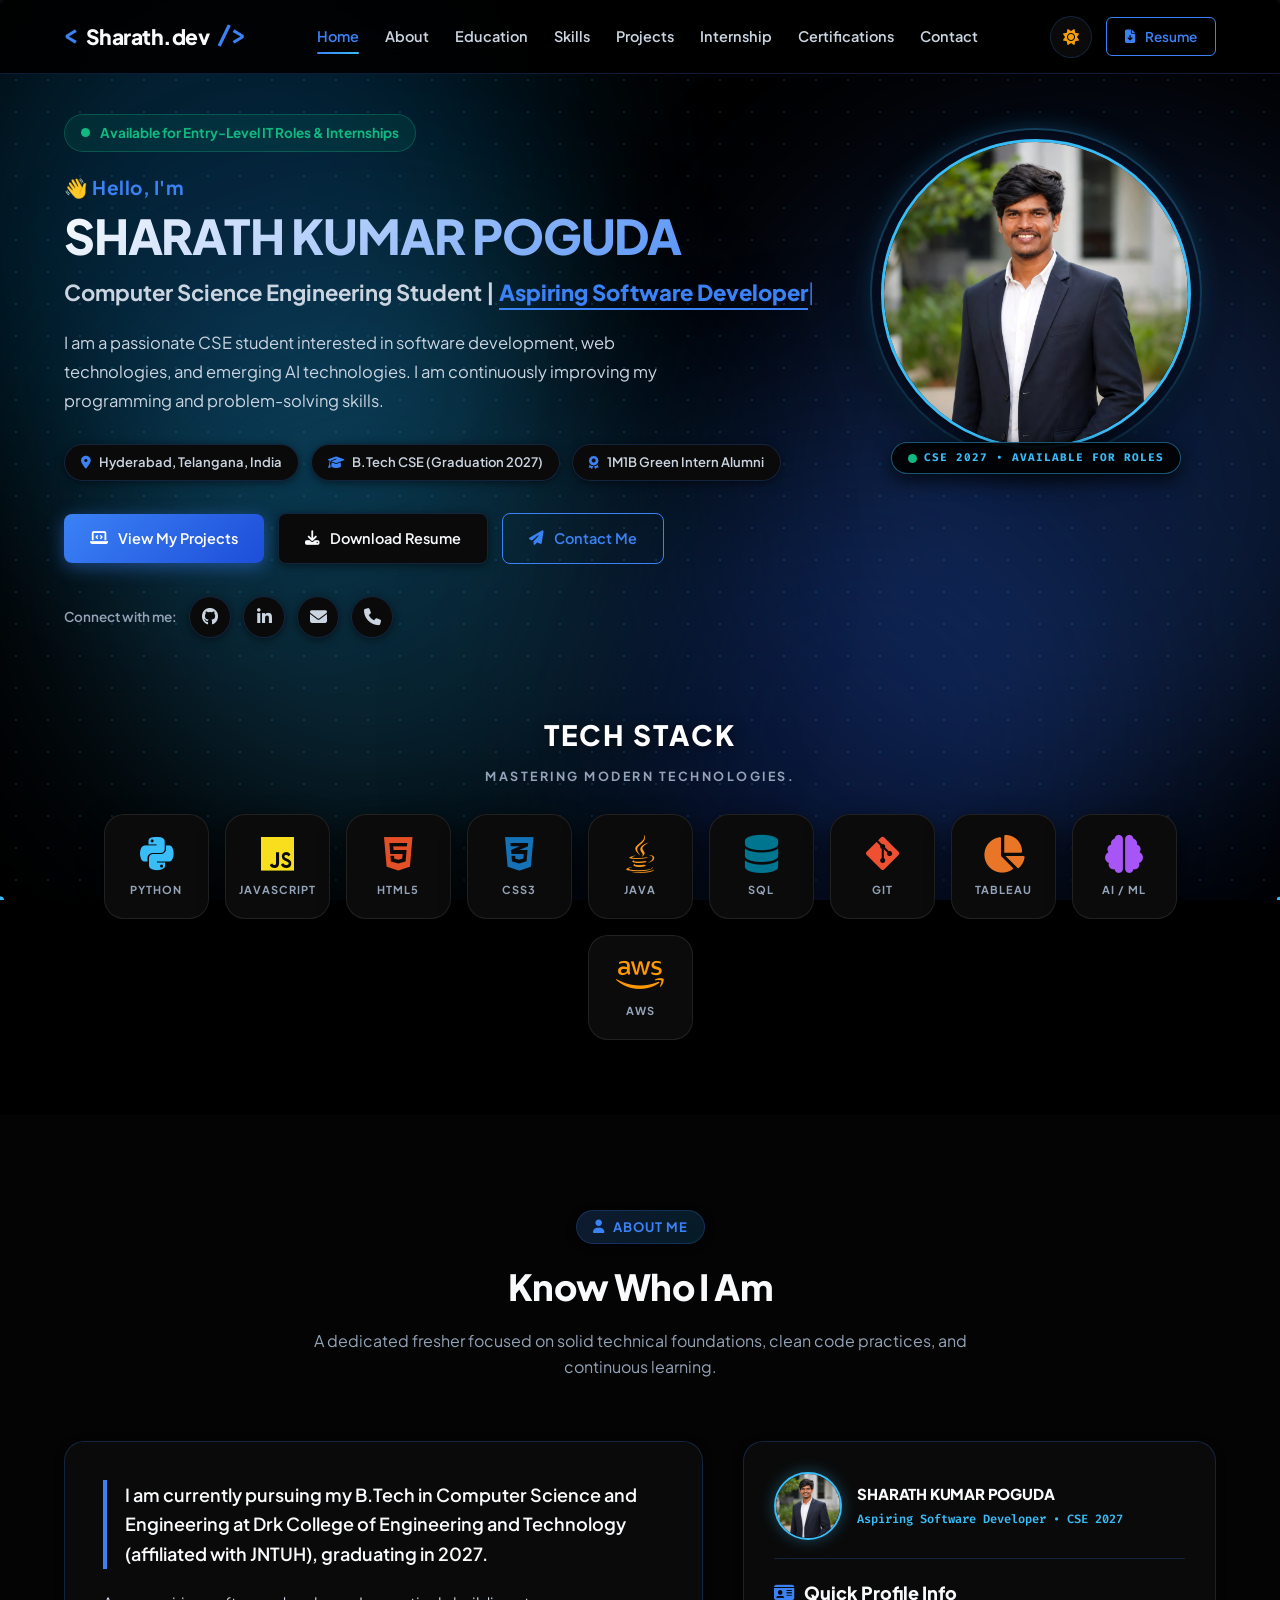
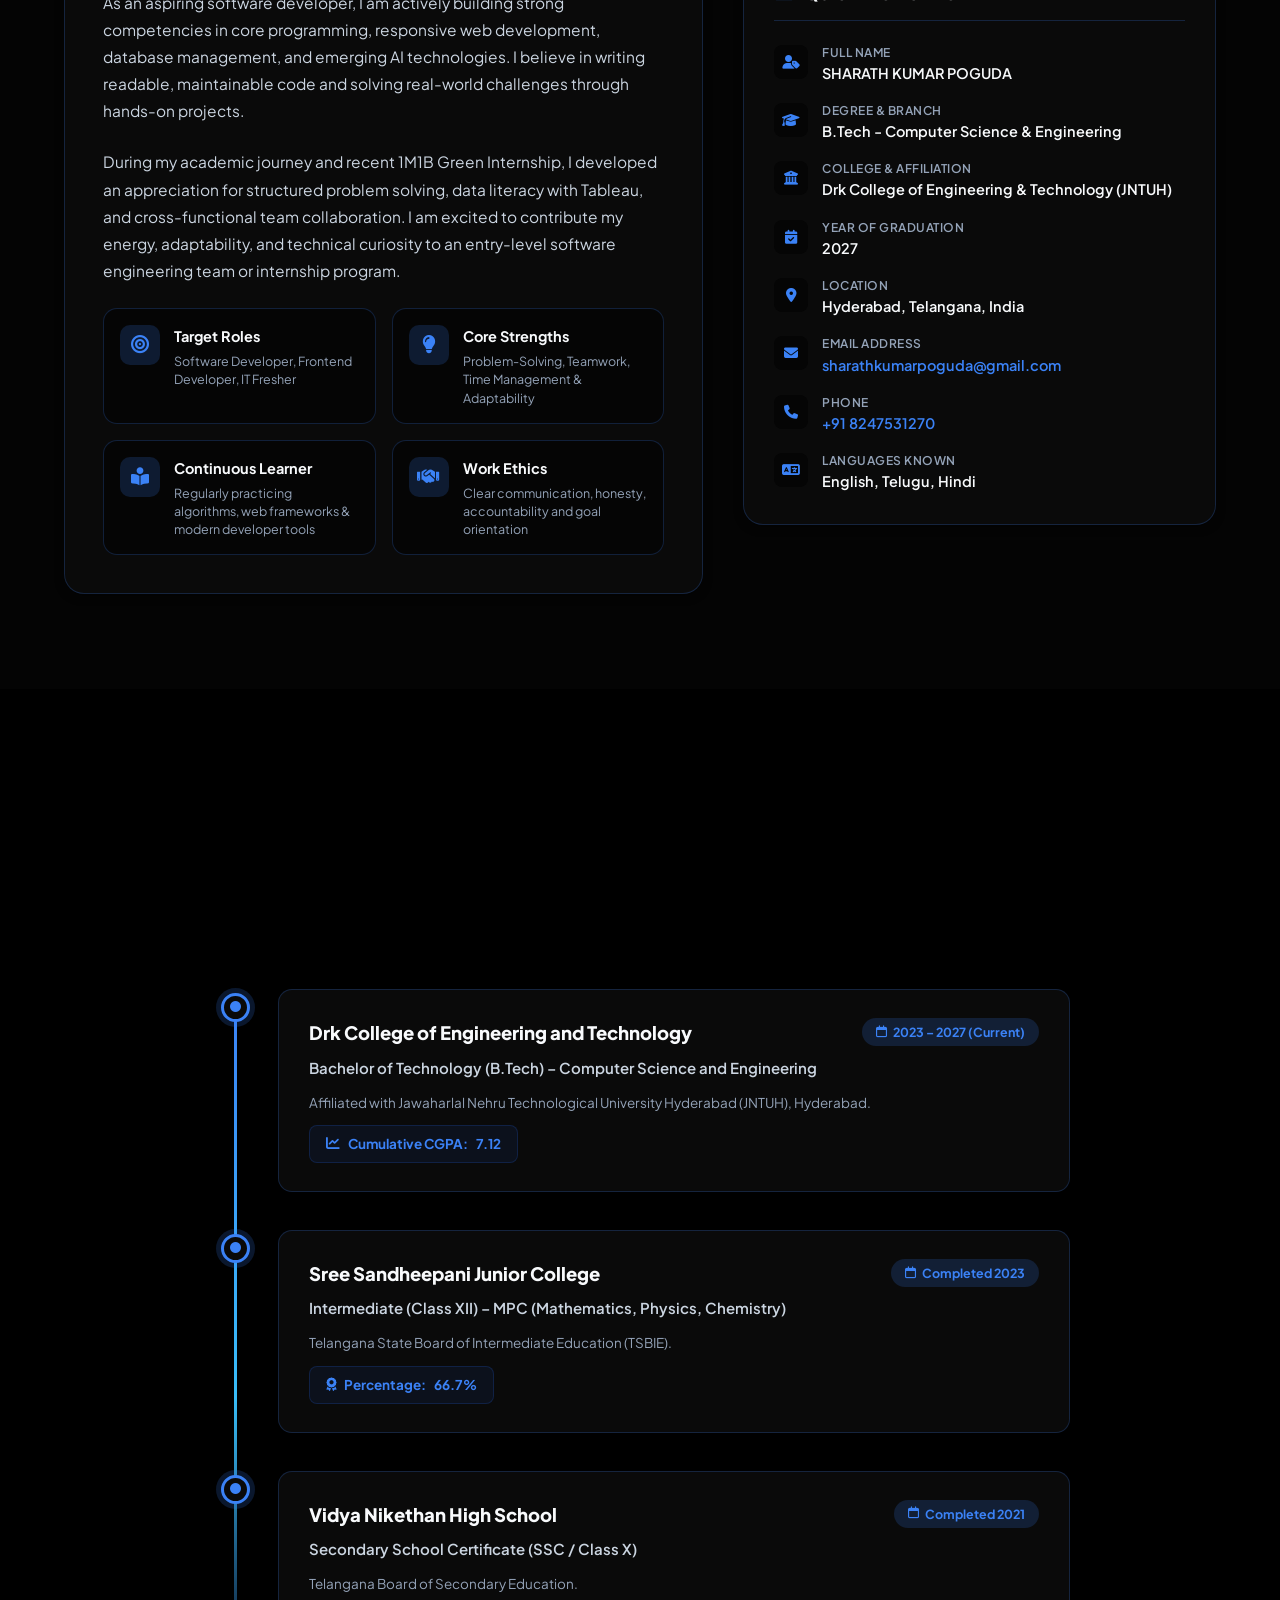
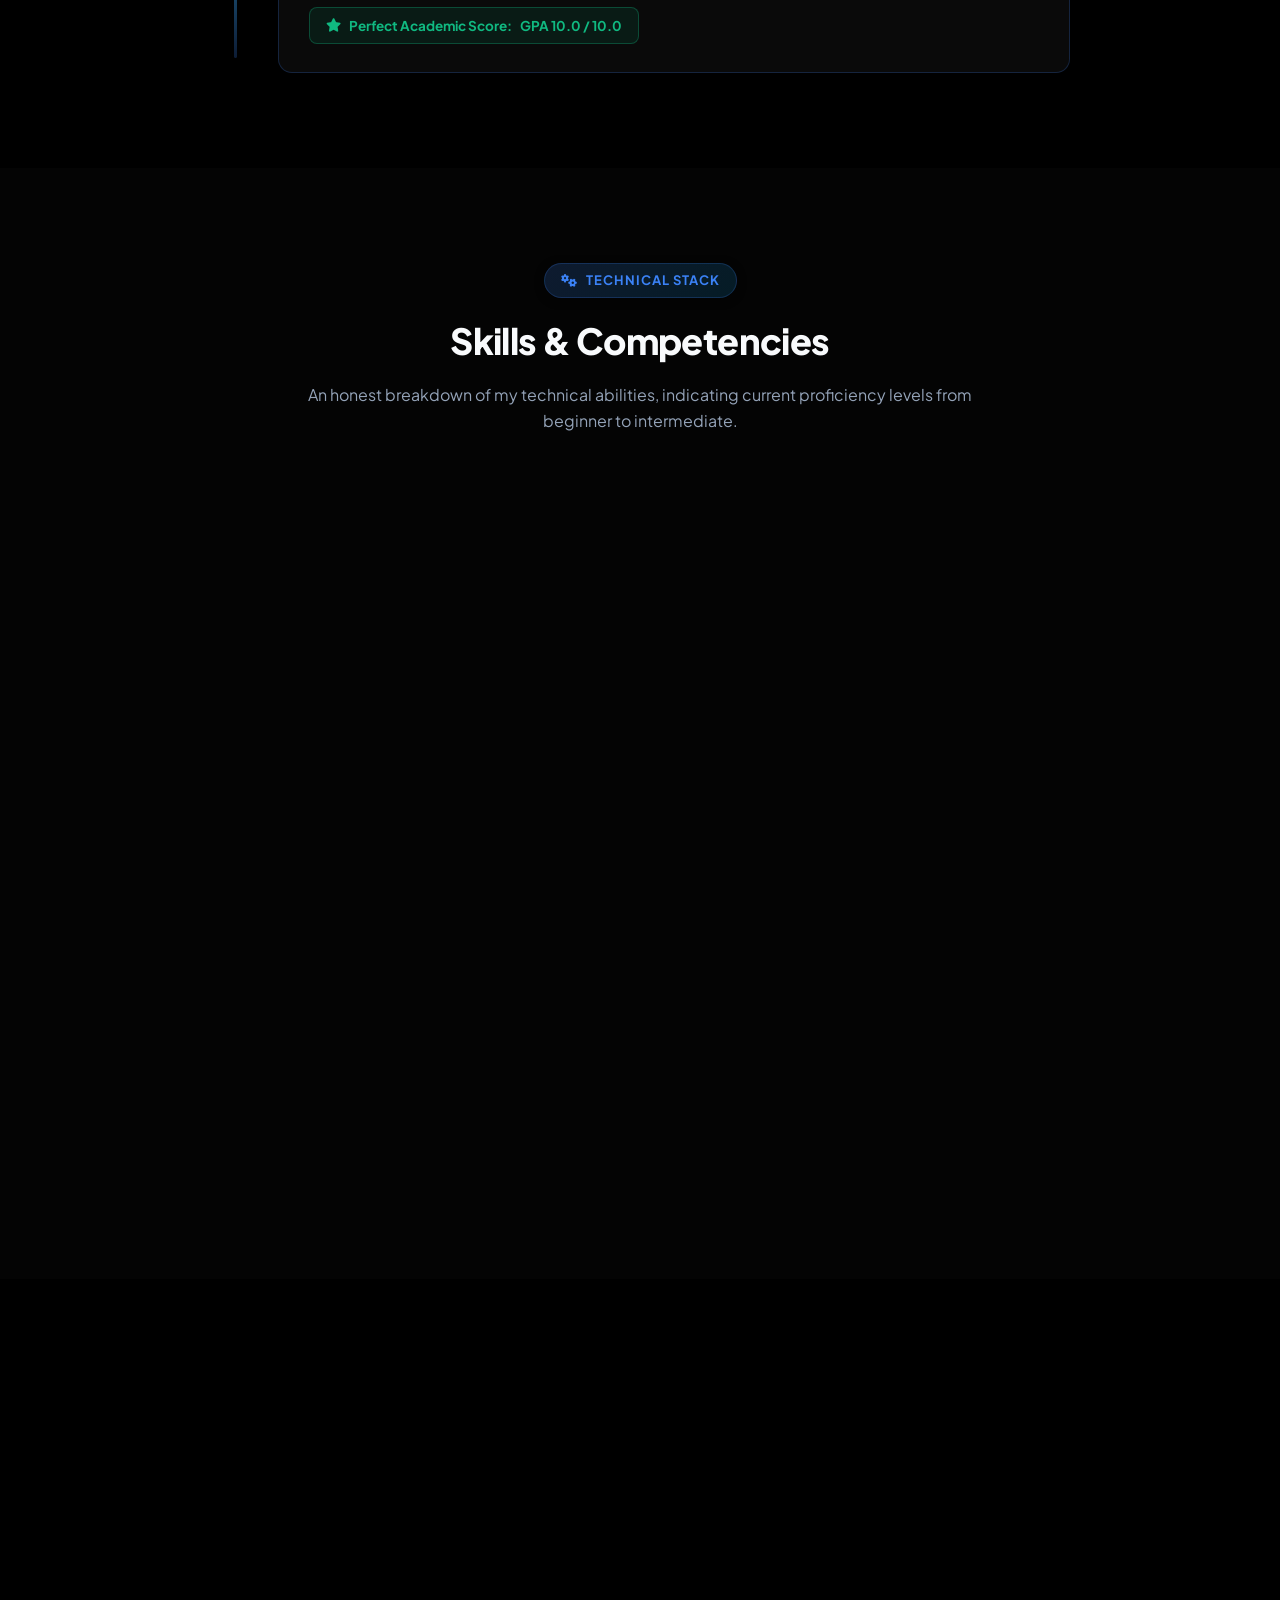
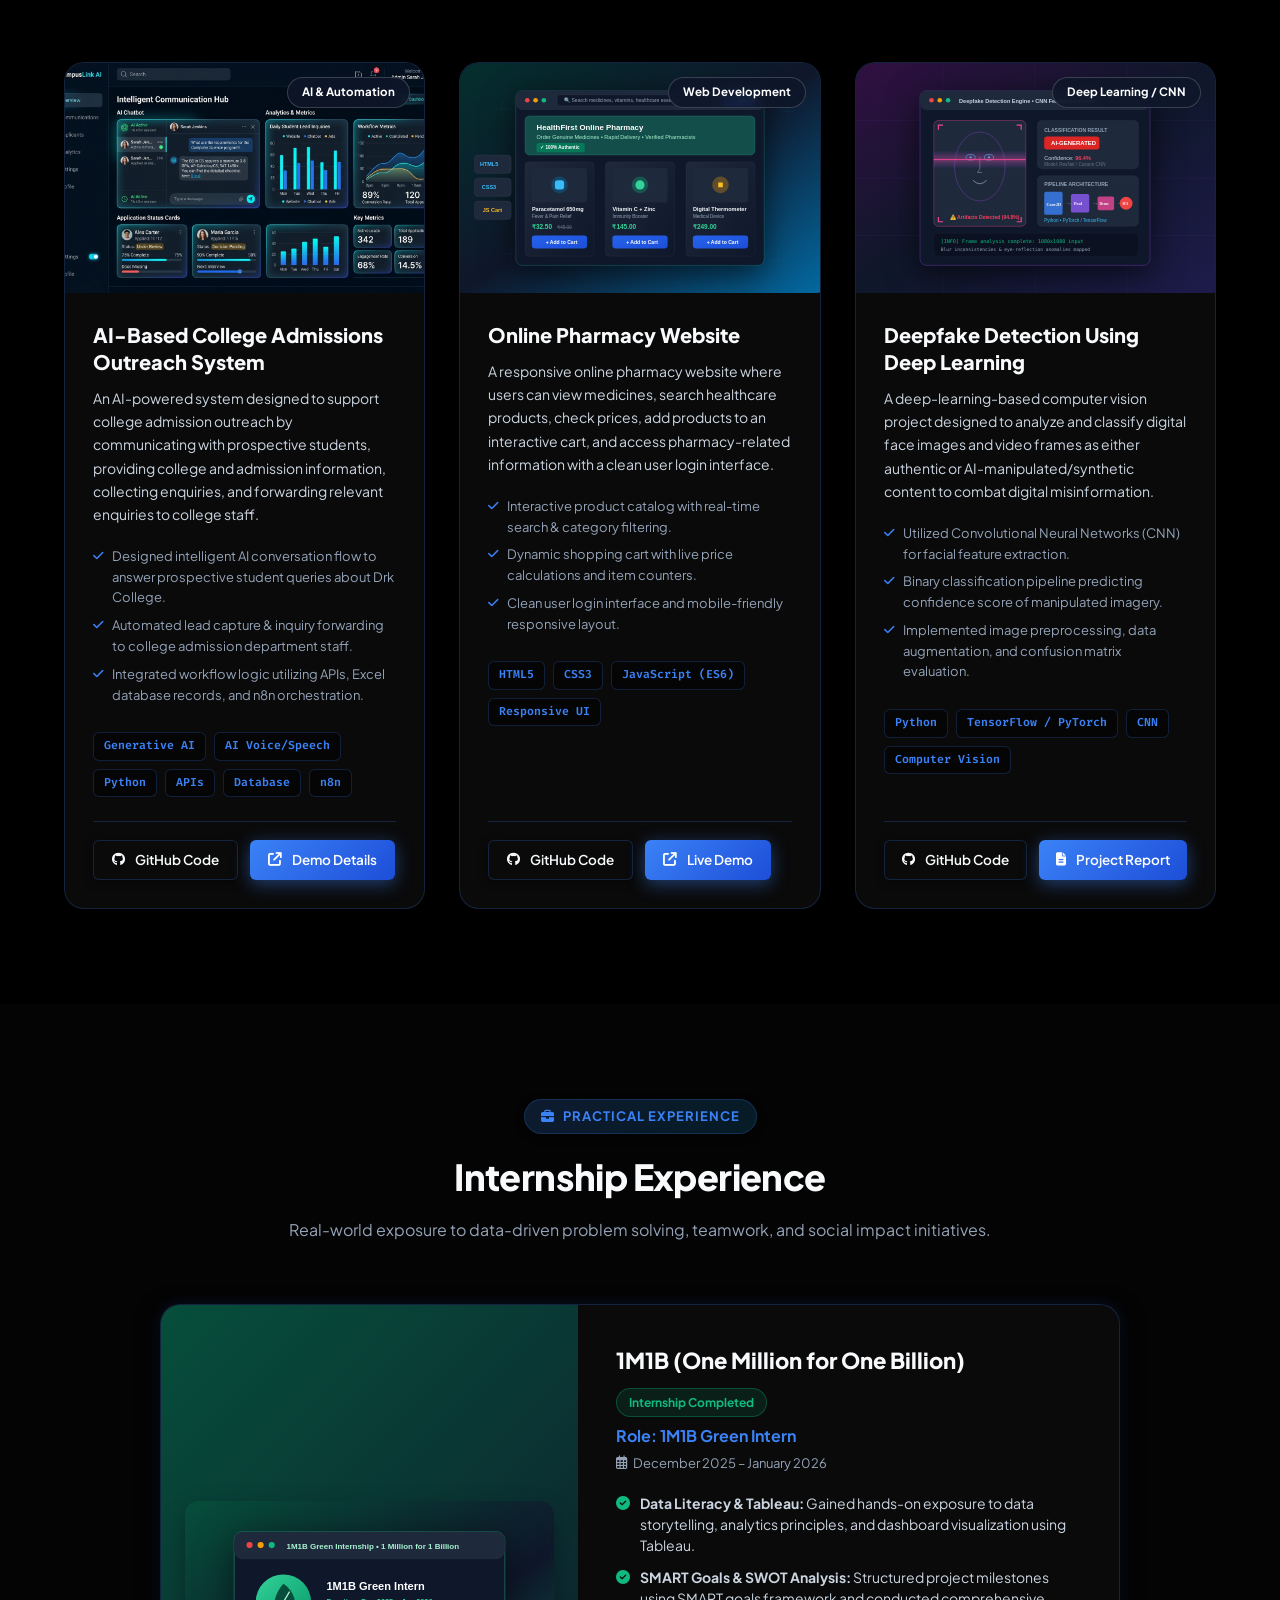
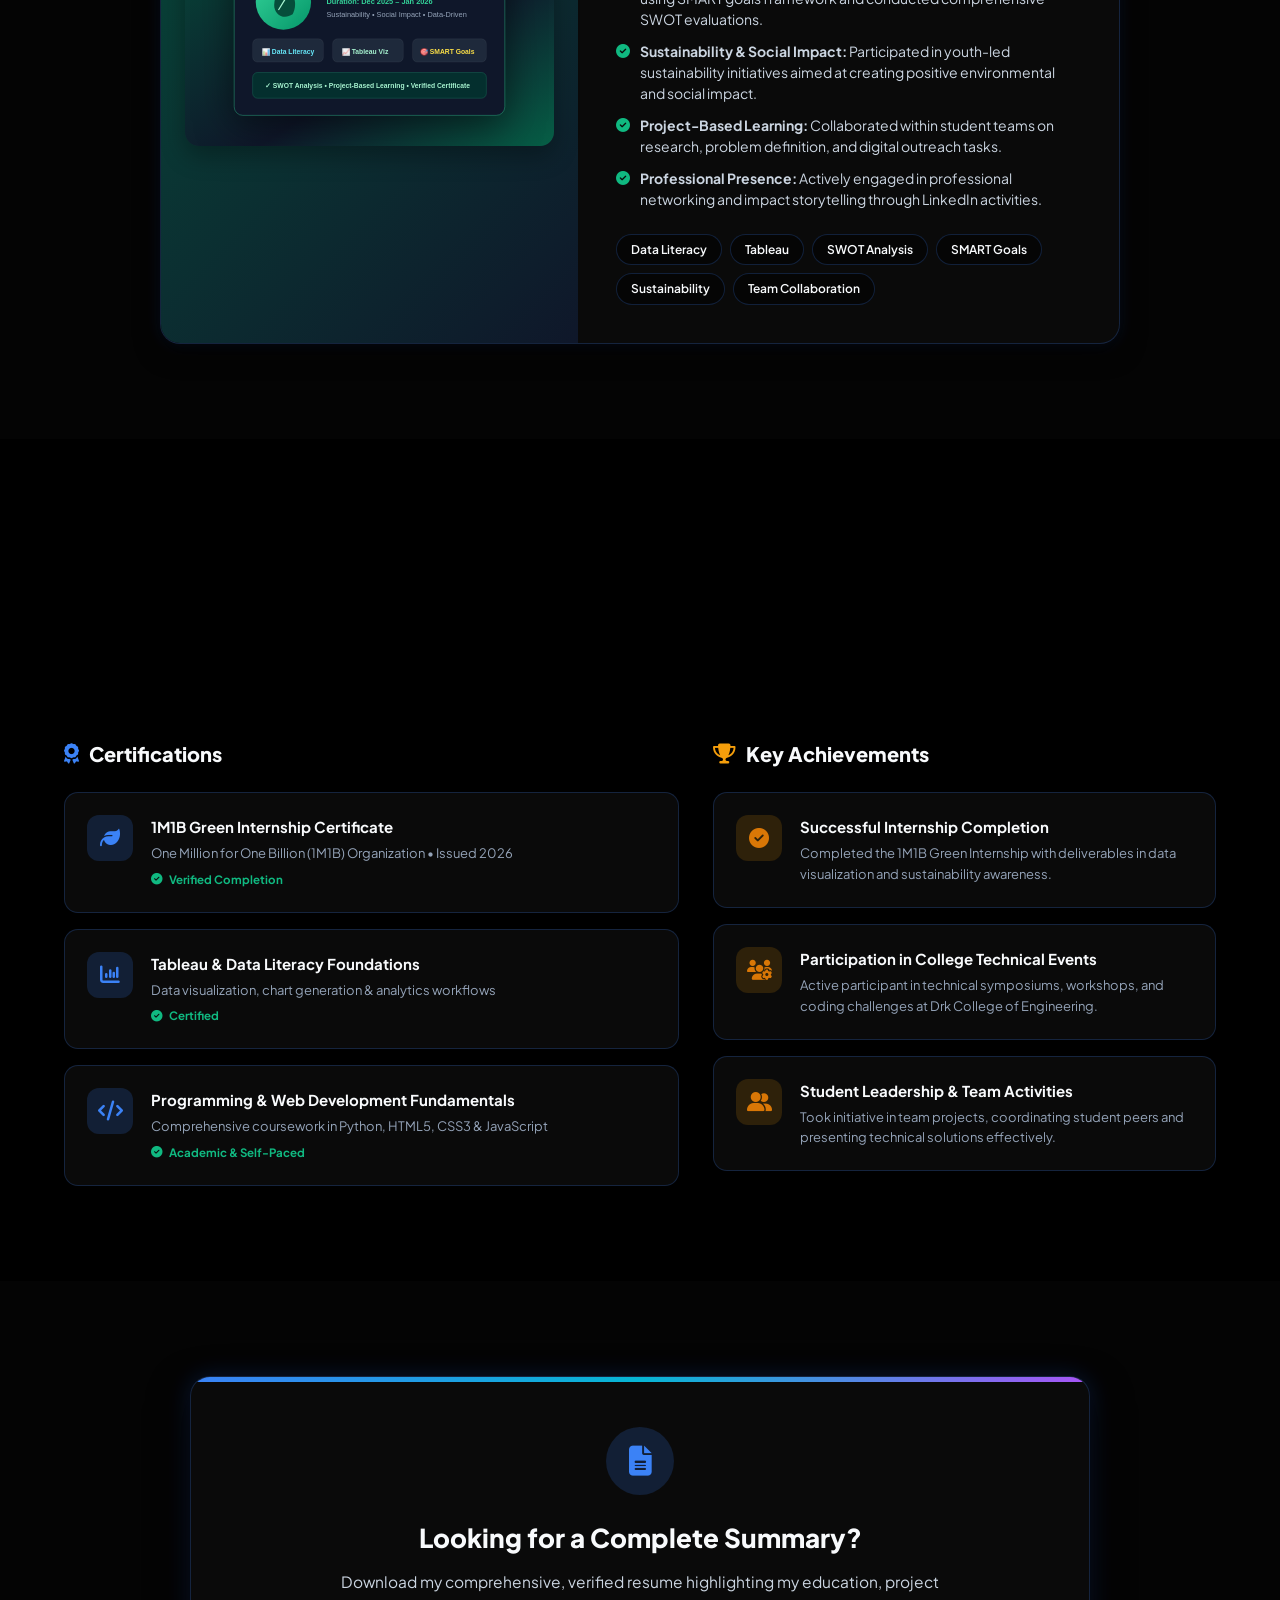
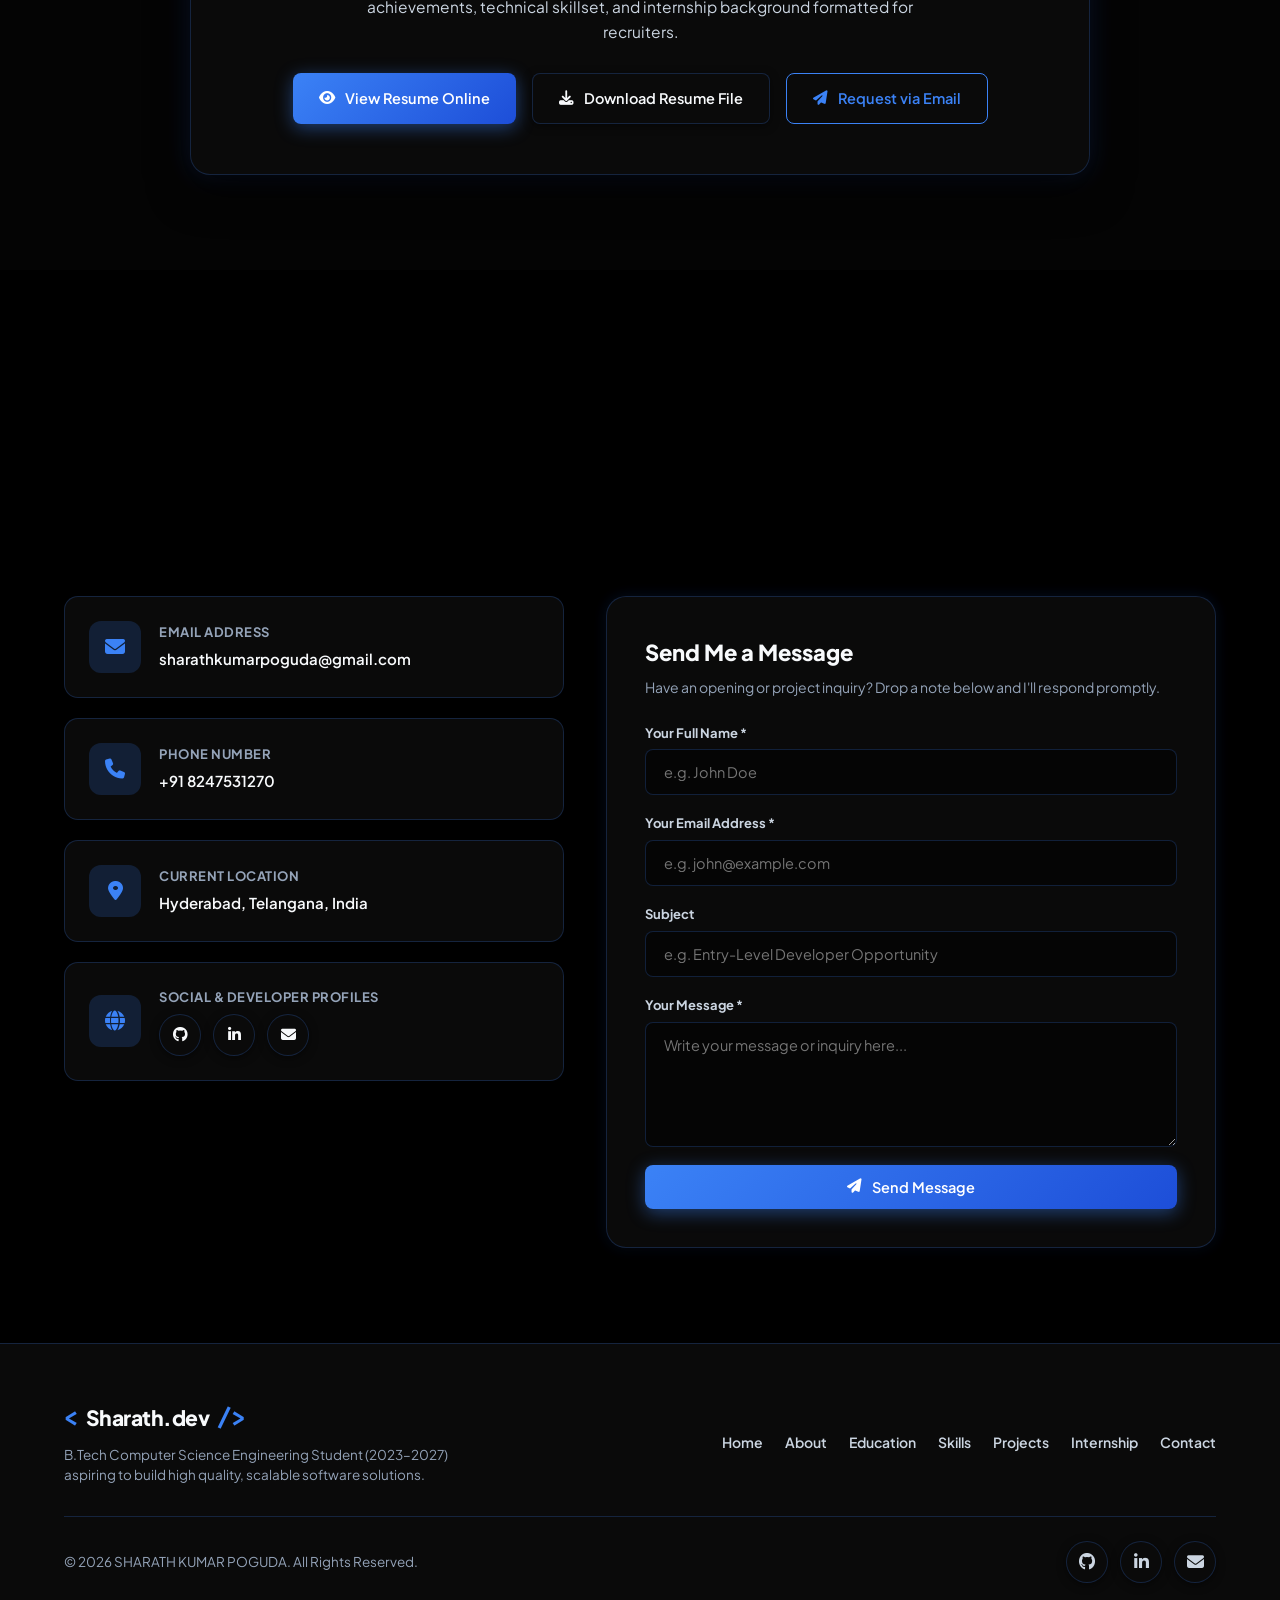
<file: index.html>
<!DOCTYPE html>
<html lang="en">

<head>
  <!-- Character Encoding & Viewport for Mobile Devices -->
  <meta charset="UTF-8">
  <meta name="viewport" content="width=device-width, initial-scale=1.0">

  <!-- Primary SEO Meta Tags -->
  <title>Sharath Kumar Poguda | Aspiring Software Developer &amp; CSE Student</title>
  <meta name="title" content="Sharath Kumar Poguda | Aspiring Software Developer &amp; CSE Student">
  <meta name="description"
    content="Personal portfolio of Sharath Kumar Poguda, a Computer Science Engineering student (B.Tech 2023-2027) at Drk College of Engineering and Technology, Hyderabad. Seeking entry-level software developer roles and internships.">
  <meta name="keywords"
    content="Sharath Kumar Poguda, Software Developer, Frontend Developer, IT Fresher, Drk College, Hyderabad, Python, HTML, CSS, JavaScript, Portfolio">
  <meta name="author" content="Sharath Kumar Poguda">

  <!-- Open Graph / Social Sharing Meta Tags -->
  <meta property="og:type" content="website">
  <meta property="og:title" content="Sharath Kumar Poguda - Personal Portfolio">
  <meta property="og:description"
    content="Computer Science Engineering student seeking entry-level IT/Software development opportunities. Check out my projects, education, and skills.">

  <!-- Google Fonts (Plus Jakarta Sans & Fira Code) -->
  <link rel="preconnect" href="https://fonts.googleapis.com">
  <link rel="preconnect" href="https://fonts.gstatic.com" crossorigin>
  <link
    href="https://fonts.googleapis.com/css2?family=Fira+Code:wght@400;500;600&family=Plus+Jakarta+Sans:wght@400;500;600;700;800&display=swap"
    rel="stylesheet">

  <!-- Font Awesome 6 Icons (Icons for GitHub, LinkedIn, Email, Phone, Tools) -->
  <link rel="stylesheet" href="https://cdnjs.cloudflare.com/ajax/libs/font-awesome/6.5.1/css/all.min.css">

  <!-- Main Stylesheet -->
  <link rel="stylesheet" href="css/style.css">
</head>

<body>


  <!-- =========================================================================
       DYNAMIC ANIMATED BACKGROUND LAYER
       Interactive particles, moving aurora mesh gradients, cyber tech grid & light streaks
       ========================================================================= -->
  <div class="bg-scene-container" aria-hidden="true">
    <!-- Animated Aurora Mesh Light Spheres -->
    <div class="aurora-orb aurora-orb-1"></div>
    <div class="aurora-orb aurora-orb-2"></div>
    <div class="aurora-orb aurora-orb-3"></div>
    <div class="aurora-orb aurora-orb-4"></div>

    <!-- Cyber Tech Dot Grid Overlay -->
    <div class="cyber-grid-overlay"></div>

    <!-- Animated Shooting Light Streaks -->
    <div class="shooting-star-layer">
      <div class="star-streak star-streak-1"></div>
      <div class="star-streak star-streak-2"></div>
      <div class="star-streak star-streak-3"></div>
    </div>

    <!-- Interactive Ambient Constellation Canvas -->
    <canvas id="ambient-canvas" class="ambient-canvas"></canvas>
  </div>

  <!-- =========================================================================
       1. STICKY NAVIGATION BAR
       Header that stays at top with brand logo, section links, theme toggle & resume CTA
       ========================================================================= -->
  <header class="navbar">
    <div class="container nav-container">
      <!-- Brand / Logo -->
      <a href="#hero" class="brand-logo" aria-label="Sharath Kumar Poguda Home">
        <span class="code-bracket">&lt;</span>Sharath.dev<span class="code-bracket">/&gt;</span>
      </a>

      <!-- Desktop Navigation Menu -->
      <nav class="nav-links" id="nav-links" aria-label="Primary Navigation">
        <a href="#hero" class="nav-link active">Home</a>
        <a href="#about" class="nav-link">About</a>
        <a href="#education" class="nav-link">Education</a>
        <a href="#skills" class="nav-link">Skills</a>
        <a href="#projects" class="nav-link">Projects</a>
        <a href="#internship" class="nav-link">Internship</a>
        <a href="#certifications" class="nav-link">Certifications</a>
        <a href="#contact" class="nav-link">Contact</a>
      </nav>

      <!-- Right Header Actions (Theme Switcher, Resume Button, Mobile Hamburger) -->
      <div class="nav-actions">

        <!-- Dark / Light Mode Switcher -->
        <button class="theme-toggle-btn" id="theme-toggle-btn" aria-label="Toggle Dark and Light Mode"
          title="Toggle Theme">
          <i class="fa-solid fa-moon"></i>
          <i class="fa-solid fa-sun"></i>
        </button>

        <!-- Quick Resume Download / View Button -->
        <a href="assets/Sharath_Kumar_Poguda_Resume.html" target="_blank"
          class="btn btn-outline btn-sm js-open-resume-modal">
          <i class="fa-solid fa-file-arrow-down"></i> Resume
        </a>

        <!-- Mobile Menu Toggle Button (Hamburger) -->
        <button class="hamburger-btn" id="hamburger-btn" aria-label="Toggle navigation menu" aria-expanded="false">
          <i class="fa-solid fa-bars"></i>
        </button>
      </div>
    </div>
  </header>

  <main>
    <!-- =======================================================================
         2. HERO SECTION (Dynamic Moving Icons + Particle Mesh + Real Photo)
         ======================================================================= -->
    <section class="section hero-section" id="hero">
      <!-- Ambient Radial Glow Layers -->
      <div class="hero-bg-glow"></div>
      <div class="hero-bg-glow-2"></div>

      <div class="container hero-grid">

        <!-- Left Column: Introduction & Call-to-Actions -->
        <div class="hero-text-content">
          <!-- Live Status Indicator -->
          <div class="status-badge">
            <span class="pulse-dot"></span>
            <span>Available for Entry-Level IT Roles &amp; Internships</span>
          </div>

          <p class="hero-greeting"><span class="wave-icon">👋</span> Hello, I'm</p>
          <h1 class="hero-name">SHARATH KUMAR POGUDA</h1>

          <!-- Animated Dynamic Typewriter Title -->
          <h2 class="hero-title">
            <span>Computer Science Engineering Student | </span>
            <span class="typewriter-wrapper">
              <span id="typewriter-text" class="typewriter-text">Aspiring Software Developer</span><span
                class="typewriter-cursor">|</span>
            </span>
          </h2>

          <p class="hero-intro">
            I am a passionate CSE student interested in software development, web technologies, and emerging AI
            technologies. I am continuously improving my programming and problem-solving skills.
          </p>

          <!-- Key Quick Highlights Chips -->
          <div class="hero-chips">
            <span class="chip-item">
              <i class="fa-solid fa-location-dot"></i> Hyderabad, Telangana, India
            </span>
            <span class="chip-item">
              <i class="fa-solid fa-graduation-cap"></i> B.Tech CSE (Graduation 2027)
            </span>
            <span class="chip-item">
              <i class="fa-solid fa-award"></i> 1M1B Green Intern Alumni
            </span>
          </div>

          <!-- Hero Action Buttons (Projects, Resume, Contact) -->
          <div class="hero-buttons">
            <a href="#projects" class="btn btn-primary">
              <i class="fa-solid fa-laptop-code"></i> View My Projects
            </a>
            <a href="assets/Sharath_Kumar_Poguda_Resume.html" target="_blank"
              class="btn btn-secondary js-open-resume-modal" title="Open or download Sharath's Resume">
              <i class="fa-solid fa-download"></i> Download Resume
            </a>
            <a href="#contact" class="btn btn-outline">
              <i class="fa-solid fa-paper-plane"></i> Contact Me
            </a>
          </div>

          <!-- Social Links with Font Awesome Icons -->
          <div class="hero-socials">
            <span>Connect with me:</span>
            <a href="https://github.com/" target="_blank" rel="noopener noreferrer" class="social-icon-btn"
              aria-label="Visit Sharath's GitHub profile" title="GitHub">
              <i class="fa-brands fa-github"></i>
            </a>
            <a href="https://linkedin.com/in/" target="_blank" rel="noopener noreferrer" class="social-icon-btn"
              aria-label="Visit Sharath's LinkedIn profile" title="LinkedIn">
              <i class="fa-brands fa-linkedin-in"></i>
            </a>
            <a href="mailto:sharathkumarpoguda@gmail.com" class="social-icon-btn" aria-label="Send email to Sharath"
              title="Send Email">
              <i class="fa-solid fa-envelope"></i>
            </a>
            <a href="tel:8247531270" class="social-icon-btn" aria-label="Call Sharath" title="Call Sharath">
              <i class="fa-solid fa-phone"></i>
            </a>
          </div>
        </div>

        <!-- Right Column: Profile Photo Beside Bio and Title -->
        <div class="hero-visual-card">
          <div class="photo-card-container" id="photo-card-container">
            <!-- Sleek Static Cyber Ring -->
            <div class="photo-static-ring"></div>

            <!-- Profile Photo Wrapper in Original Position -->
            <div class="photo-inner-wrapper" id="photo-inner-wrapper" role="button" tabindex="0"
              aria-label="Portrait of Sharath Kumar Poguda" title="Click for interactive glow effect">
              <!-- Laser Scanner Beam on Click -->
              <div class="photo-scan-beam" id="photo-scan-beam"></div>

              <img src="assets/sharath-photo.jpg"
                alt="Portrait photo of Sharath Kumar Poguda, aspiring software developer" class="hero-profile-photo"
                id="hero-profile-photo" onerror="this.src='assets/avatar-sharath.svg'">

              <div class="photo-glare-overlay"></div>
            </div>

            <!-- Embedded Live Status Pill -->
            <div class="photo-status-badge">
              <span class="pulse-dot"></span>
              <span>CSE 2027 • AVAILABLE FOR ROLES</span>
            </div>

            <!-- Hidden File Input for Photo Updates -->
            <input type="file" id="photo-file-input" accept="image/*" style="display: none;">
          </div>
        </div>

      </div>

      <!-- =====================================================================
           TECH STACK SECTION (Visible at bottom, matching reference design)
           ===================================================================== -->
      <div class="container hero-tech-stack" data-reveal>
        <div class="tech-stack-header">
          <h3 class="tech-stack-title">TECH STACK</h3>
          <p class="tech-stack-subtitle">MASTERING MODERN TECHNOLOGIES.</p>
        </div>

        <div class="tech-stack-grid">
          <!-- Python -->
          <div class="tech-box" title="Python">
            <div class="tech-box-icon tech-icon-python">
              <i class="fa-brands fa-python"></i>
            </div>
            <span class="tech-box-label">PYTHON</span>
          </div>

          <!-- JavaScript -->
          <div class="tech-box" title="JavaScript">
            <div class="tech-box-icon tech-icon-js">
              <i class="fa-brands fa-js"></i>
            </div>
            <span class="tech-box-label">JAVASCRIPT</span>
          </div>

          <!-- HTML5 -->
          <div class="tech-box" title="HTML5">
            <div class="tech-box-icon tech-icon-html">
              <i class="fa-brands fa-html5"></i>
            </div>
            <span class="tech-box-label">HTML5</span>
          </div>

          <!-- CSS3 -->
          <div class="tech-box" title="CSS3">
            <div class="tech-box-icon tech-icon-css">
              <i class="fa-brands fa-css3-alt"></i>
            </div>
            <span class="tech-box-label">CSS3</span>
          </div>

          <!-- Java -->
          <div class="tech-box" title="Java">
            <div class="tech-box-icon tech-icon-java">
              <i class="fa-brands fa-java"></i>
            </div>
            <span class="tech-box-label">JAVA</span>
          </div>

          <!-- SQL / MySQL -->
          <div class="tech-box" title="SQL / Databases">
            <div class="tech-box-icon tech-icon-sql">
              <i class="fa-solid fa-database"></i>
            </div>
            <span class="tech-box-label">SQL</span>
          </div>

          <!-- Git & GitHub -->
          <div class="tech-box" title="Git & GitHub">
            <div class="tech-box-icon tech-icon-git">
              <i class="fa-brands fa-git-alt"></i>
            </div>
            <span class="tech-box-label">GIT</span>
          </div>

          <!-- Tableau -->
          <div class="tech-box" title="Tableau Data Visualization">
            <div class="tech-box-icon tech-icon-tableau">
              <i class="fa-solid fa-chart-pie"></i>
            </div>
            <span class="tech-box-label">TABLEAU</span>
          </div>

          <!-- AI / ML -->
          <div class="tech-box" title="AI & Deep Learning">
            <div class="tech-box-icon tech-icon-ai">
              <i class="fa-solid fa-brain"></i>
            </div>
            <span class="tech-box-label">AI / ML</span>
          </div>

          <!-- AWS -->
          <div class="tech-box" title="Amazon Web Services">
            <div class="tech-box-icon tech-icon-aws">
              <i class="fa-brands fa-aws"></i>
            </div>
            <span class="tech-box-label">AWS</span>
          </div>
        </div>
      </div>

    </section>

    <!-- =======================================================================
         3. ABOUT ME SECTION
         Honest, professional introduction suitable for a fresher
         ======================================================================= -->
    <section class="section section-alt" id="about">
      <div class="container">

        <div class="section-header" data-reveal>
          <span class="section-tag">
            <i class="fa-solid fa-user"></i> About Me
          </span>
          <h2 class="section-title">Know Who I Am</h2>
          <p class="section-subtitle">
            A dedicated fresher focused on solid technical foundations, clean code practices, and continuous learning.
          </p>
        </div>

        <div class="about-grid">
          <!-- Left Column: Biography & Strengths -->
          <div class="about-text-content" data-reveal>
            <p class="about-intro-highlight">
              I am currently pursuing my B.Tech in Computer Science and Engineering at Drk College of Engineering and
              Technology (affiliated with JNTUH), graduating in 2027.
            </p>

            <p class="about-bio-text">
              As an aspiring software developer, I am actively building strong competencies in core programming,
              responsive web development, database management, and emerging AI technologies. I believe in writing
              readable, maintainable code and solving real-world challenges through hands-on projects.
            </p>

            <p class="about-bio-text">
              During my academic journey and recent 1M1B Green Internship, I developed an appreciation for structured
              problem solving, data literacy with Tableau, and cross-functional team collaboration. I am excited to
              contribute my energy, adaptability, and technical curiosity to an entry-level software engineering team or
              internship program.
            </p>

            <!-- Core Trait Cards -->
            <div class="core-traits-grid">
              <div class="trait-card">
                <div class="trait-icon">
                  <i class="fa-solid fa-bullseye"></i>
                </div>
                <div class="trait-info">
                  <h4>Target Roles</h4>
                  <p>Software Developer, Frontend Developer, IT Fresher</p>
                </div>
              </div>

              <div class="trait-card">
                <div class="trait-icon">
                  <i class="fa-solid fa-lightbulb"></i>
                </div>
                <div class="trait-info">
                  <h4>Core Strengths</h4>
                  <p>Problem-Solving, Teamwork, Time Management &amp; Adaptability</p>
                </div>
              </div>

              <div class="trait-card">
                <div class="trait-icon">
                  <i class="fa-solid fa-book-open-reader"></i>
                </div>
                <div class="trait-info">
                  <h4>Continuous Learner</h4>
                  <p>Regularly practicing algorithms, web frameworks &amp; modern developer tools</p>
                </div>
              </div>

              <div class="trait-card">
                <div class="trait-icon">
                  <i class="fa-solid fa-handshake"></i>
                </div>
                <div class="trait-info">
                  <h4>Work Ethics</h4>
                  <p>Clear communication, honesty, accountability and goal orientation</p>
                </div>
              </div>
            </div>
          </div>

          <!-- Right Column: Quick Profile Info Card with Photo -->
          <aside class="quick-info-card" data-reveal>
            <!-- Sharath's Photo beside About Bio -->
            <div class="about-photo-header">
              <div class="about-photo-wrapper">
                <img src="assets/sharath-photo.jpg" alt="Sharath Kumar Poguda" class="about-photo-img"
                  onerror="this.src='assets/avatar-sharath.svg'">
              </div>
              <div class="about-photo-meta">
                <h4 class="about-photo-name">SHARATH KUMAR POGUDA</h4>
                <p class="about-photo-role">Aspiring Software Developer • CSE 2027</p>
              </div>
            </div>

            <h3><i class="fa-solid fa-id-card"></i> Quick Profile Info</h3>

            <div class="info-list">
              <div class="info-item">
                <div class="info-item-icon"><i class="fa-solid fa-user-tag"></i></div>
                <div class="info-details">
                  <span class="info-label">Full Name</span>
                  <span class="info-value">SHARATH KUMAR POGUDA</span>
                </div>
              </div>

              <div class="info-item">
                <div class="info-item-icon"><i class="fa-solid fa-graduation-cap"></i></div>
                <div class="info-details">
                  <span class="info-label">Degree &amp; Branch</span>
                  <span class="info-value">B.Tech - Computer Science &amp; Engineering</span>
                </div>
              </div>

              <div class="info-item">
                <div class="info-item-icon"><i class="fa-solid fa-university"></i></div>
                <div class="info-details">
                  <span class="info-label">College &amp; Affiliation</span>
                  <span class="info-value">Drk College of Engineering &amp; Technology (JNTUH)</span>
                </div>
              </div>

              <div class="info-item">
                <div class="info-item-icon"><i class="fa-solid fa-calendar-check"></i></div>
                <div class="info-details">
                  <span class="info-label">Year of Graduation</span>
                  <span class="info-value">2027</span>
                </div>
              </div>

              <div class="info-item">
                <div class="info-item-icon"><i class="fa-solid fa-location-dot"></i></div>
                <div class="info-details">
                  <span class="info-label">Location</span>
                  <span class="info-value">Hyderabad, Telangana, India</span>
                </div>
              </div>

              <div class="info-item">
                <div class="info-item-icon"><i class="fa-solid fa-envelope"></i></div>
                <div class="info-details">
                  <span class="info-label">Email Address</span>
                  <span class="info-value">
                    <a href="mailto:sharathkumarpoguda@gmail.com"
                      style="color: var(--primary-blue);">sharathkumarpoguda@gmail.com</a>
                  </span>
                </div>
              </div>

              <div class="info-item">
                <div class="info-item-icon"><i class="fa-solid fa-phone"></i></div>
                <div class="info-details">
                  <span class="info-label">Phone</span>
                  <span class="info-value">
                    <a href="tel:8247531270" style="color: var(--primary-blue);">+91 8247531270</a>
                  </span>
                </div>
              </div>

              <div class="info-item">
                <div class="info-item-icon"><i class="fa-solid fa-language"></i></div>
                <div class="info-details">
                  <span class="info-label">Languages Known</span>
                  <span class="info-value">English, Telugu, Hindi</span>
                </div>
              </div>
            </div>
          </aside>
        </div>

      </div>
    </section>

    <!-- =======================================================================
         4. EDUCATION SECTION
         Clean, elegant timeline displaying academic credentials
         ======================================================================= -->
    <section class="section" id="education">
      <div class="container">

        <div class="section-header" data-reveal>
          <span class="section-tag">
            <i class="fa-solid fa-graduation-cap"></i> Academic Background
          </span>
          <h2 class="section-title">Education Timeline</h2>
          <p class="section-subtitle">
            Consistent academic record from school to engineering degree.
          </p>
        </div>

        <div class="education-timeline">

          <!-- Education Item 1: B.Tech -->
          <div class="timeline-item" data-reveal>
            <div class="timeline-marker">
              <i class="fa-solid fa-circle"></i>
            </div>
            <div class="education-card">
              <div class="edu-header">
                <h3 class="edu-institution">Drk College of Engineering and Technology</h3>
                <span class="edu-duration">
                  <i class="fa-regular fa-calendar"></i> 2023 – 2027 (Current)
                </span>
              </div>
              <p class="edu-degree">Bachelor of Technology (B.Tech) – Computer Science and Engineering</p>
              <p style="font-size: 13.5px; color: var(--text-muted); margin-bottom: 12px;">
                Affiliated with Jawaharlal Nehru Technological University Hyderabad (JNTUH), Hyderabad.
              </p>
              <div>
                <span class="edu-score-pill">
                  <i class="fa-solid fa-chart-line"></i> Cumulative CGPA: <strong>7.12</strong>
                </span>
              </div>
            </div>
          </div>

          <!-- Education Item 2: Intermediate -->
          <div class="timeline-item" data-reveal>
            <div class="timeline-marker">
              <i class="fa-solid fa-circle"></i>
            </div>
            <div class="education-card">
              <div class="edu-header">
                <h3 class="edu-institution">Sree Sandheepani Junior College</h3>
                <span class="edu-duration">
                  <i class="fa-regular fa-calendar"></i> Completed 2023
                </span>
              </div>
              <p class="edu-degree">Intermediate (Class XII) – MPC (Mathematics, Physics, Chemistry)</p>
              <p style="font-size: 13.5px; color: var(--text-muted); margin-bottom: 12px;">
                Telangana State Board of Intermediate Education (TSBIE).
              </p>
              <div>
                <span class="edu-score-pill">
                  <i class="fa-solid fa-award"></i> Percentage: <strong>66.7%</strong>
                </span>
              </div>
            </div>
          </div>

          <!-- Education Item 3: High School -->
          <div class="timeline-item" data-reveal>
            <div class="timeline-marker">
              <i class="fa-solid fa-circle"></i>
            </div>
            <div class="education-card">
              <div class="edu-header">
                <h3 class="edu-institution">Vidya Nikethan High School</h3>
                <span class="edu-duration">
                  <i class="fa-regular fa-calendar"></i> Completed 2021
                </span>
              </div>
              <p class="edu-degree">Secondary School Certificate (SSC / Class X)</p>
              <p style="font-size: 13.5px; color: var(--text-muted); margin-bottom: 12px;">
                Telangana Board of Secondary Education.
              </p>
              <div>
                <span class="edu-score-pill highlight">
                  <i class="fa-solid fa-star"></i> Perfect Academic Score: <strong>GPA 10.0 / 10.0</strong>
                </span>
              </div>
            </div>
          </div>

        </div>

      </div>
    </section>

    <!-- =======================================================================
         5. SKILLS SECTION
         Clear, beginner/intermediate level tags without exaggerated claims
         ======================================================================= -->
    <section class="section section-alt" id="skills">
      <div class="container">

        <div class="section-header" data-reveal>
          <span class="section-tag">
            <i class="fa-solid fa-gears"></i> Technical Stack
          </span>
          <h2 class="section-title">Skills &amp; Competencies</h2>
          <p class="section-subtitle">
            An honest breakdown of my technical abilities, indicating current proficiency levels from beginner to
            intermediate.
          </p>
        </div>

        <div class="skills-grid">

          <!-- Category 1: Programming Languages -->
          <div class="skill-category-card" data-reveal>
            <div class="category-header">
              <div class="category-icon">
                <i class="fa-solid fa-code"></i>
              </div>
              <div>
                <h3 class="category-title">Programming</h3>
                <p class="category-desc">Core problem solving &amp; logic</p>
              </div>
            </div>

            <div class="skills-list">
              <!-- Python -->
              <div class="skill-item">
                <div class="skill-meta">
                  <span class="skill-name"><i class="fa-brands fa-python"></i> Python</span>
                  <span class="level-badge level-intermediate">Intermediate</span>
                </div>
                <div class="skill-bar-track">
                  <div class="skill-bar-fill" data-progress="75%"></div>
                </div>
              </div>

              <!-- Java -->
              <div class="skill-item">
                <div class="skill-meta">
                  <span class="skill-name"><i class="fa-brands fa-java"></i> Java</span>
                  <span class="level-badge level-beginner">Beginner</span>
                </div>
                <div class="skill-bar-track">
                  <div class="skill-bar-fill" data-progress="50%"></div>
                </div>
              </div>
            </div>
          </div>

          <!-- Category 2: Web Technologies -->
          <div class="skill-category-card" data-reveal>
            <div class="category-header">
              <div class="category-icon">
                <i class="fa-solid fa-globe"></i>
              </div>
              <div>
                <h3 class="category-title">Web Technologies</h3>
                <p class="category-desc">Frontend structure, styling &amp; logic</p>
              </div>
            </div>

            <div class="skills-list">
              <!-- HTML5 -->
              <div class="skill-item">
                <div class="skill-meta">
                  <span class="skill-name"><i class="fa-brands fa-html5"></i> HTML5</span>
                  <span class="level-badge level-intermediate">Intermediate</span>
                </div>
                <div class="skill-bar-track">
                  <div class="skill-bar-fill" data-progress="80%"></div>
                </div>
              </div>

              <!-- CSS3 -->
              <div class="skill-item">
                <div class="skill-meta">
                  <span class="skill-name"><i class="fa-brands fa-css3-alt"></i> CSS3</span>
                  <span class="level-badge level-intermediate">Intermediate</span>
                </div>
                <div class="skill-bar-track">
                  <div class="skill-bar-fill" data-progress="75%"></div>
                </div>
              </div>

              <!-- JavaScript -->
              <div class="skill-item">
                <div class="skill-meta">
                  <span class="skill-name"><i class="fa-brands fa-js"></i> JavaScript</span>
                  <span class="level-badge level-intermediate">Intermediate</span>
                </div>
                <div class="skill-bar-track">
                  <div class="skill-bar-fill" data-progress="70%"></div>
                </div>
              </div>
            </div>
          </div>

          <!-- Category 3: Databases & SQL -->
          <div class="skill-category-card" data-reveal>
            <div class="category-header">
              <div class="category-icon">
                <i class="fa-solid fa-database"></i>
              </div>
              <div>
                <h3 class="category-title">Databases &amp; Storage</h3>
                <p class="category-desc">Relational querying &amp; data schemas</p>
              </div>
            </div>

            <div class="skills-list">
              <!-- SQL -->
              <div class="skill-item">
                <div class="skill-meta">
                  <span class="skill-name"><i class="fa-solid fa-table"></i> SQL</span>
                  <span class="level-badge level-intermediate">Intermediate</span>
                </div>
                <div class="skill-bar-track">
                  <div class="skill-bar-fill" data-progress="70%"></div>
                </div>
              </div>

              <!-- MySQL -->
              <div class="skill-item">
                <div class="skill-meta">
                  <span class="skill-name"><i class="fa-solid fa-server"></i> MySQL</span>
                  <span class="level-badge level-intermediate">Intermediate</span>
                </div>
                <div class="skill-bar-track">
                  <div class="skill-bar-fill" data-progress="65%"></div>
                </div>
              </div>

              <!-- SQL Server -->
              <div class="skill-item">
                <div class="skill-meta">
                  <span class="skill-name"><i class="fa-solid fa-database"></i> SQL Server</span>
                  <span class="level-badge level-beginner">Beginner</span>
                </div>
                <div class="skill-bar-track">
                  <div class="skill-bar-fill" data-progress="50%"></div>
                </div>
              </div>
            </div>
          </div>

          <!-- Category 4: AI & Data Analysis -->
          <div class="skill-category-card" data-reveal>
            <div class="category-header">
              <div class="category-icon">
                <i class="fa-solid fa-chart-pie"></i>
              </div>
              <div>
                <h3 class="category-title">AI &amp; Data Literacy</h3>
                <p class="category-desc">Visualizations, analytics &amp; ML concepts</p>
              </div>
            </div>

            <div class="skills-list">
              <!-- Tableau -->
              <div class="skill-item">
                <div class="skill-meta">
                  <span class="skill-name"><i class="fa-solid fa-chart-simple"></i> Tableau</span>
                  <span class="level-badge level-intermediate">Intermediate</span>
                </div>
                <div class="skill-bar-track">
                  <div class="skill-bar-fill" data-progress="70%"></div>
                </div>
              </div>

              <!-- Data Analysis -->
              <div class="skill-item">
                <div class="skill-meta">
                  <span class="skill-name"><i class="fa-solid fa-magnifying-glass-chart"></i> Data Analysis</span>
                  <span class="level-badge level-intermediate">Intermediate</span>
                </div>
                <div class="skill-bar-track">
                  <div class="skill-bar-fill" data-progress="65%"></div>
                </div>
              </div>

              <!-- Basic AI / ML & Deep Learning -->
              <div class="skill-item">
                <div class="skill-meta">
                  <span class="skill-name"><i class="fa-solid fa-robot"></i> Basic AI/ML &amp; CNNs</span>
                  <span class="level-badge level-beginner">Beginner</span>
                </div>
                <div class="skill-bar-track">
                  <div class="skill-bar-fill" data-progress="55%"></div>
                </div>
              </div>
            </div>
          </div>

          <!-- Category 5: Developer Tools & Cloud -->
          <div class="skill-category-card" data-reveal>
            <div class="category-header">
              <div class="category-icon">
                <i class="fa-solid fa-toolbox"></i>
              </div>
              <div>
                <h3 class="category-title">Tools &amp; Version Control</h3>
                <p class="category-desc">Development workflows &amp; platforms</p>
              </div>
            </div>

            <div class="skills-list">
              <!-- Git & GitHub -->
              <div class="skill-item">
                <div class="skill-meta">
                  <span class="skill-name"><i class="fa-brands fa-git-alt"></i> Git &amp; GitHub</span>
                  <span class="level-badge level-intermediate">Intermediate</span>
                </div>
                <div class="skill-bar-track">
                  <div class="skill-bar-fill" data-progress="70%"></div>
                </div>
              </div>

              <!-- VS Code -->
              <div class="skill-item">
                <div class="skill-meta">
                  <span class="skill-name"><i class="fa-solid fa-terminal"></i> VS Code</span>
                  <span class="level-badge level-intermediate">Intermediate</span>
                </div>
                <div class="skill-bar-track">
                  <div class="skill-bar-fill" data-progress="80%"></div>
                </div>
              </div>

              <!-- AWS -->
              <div class="skill-item">
                <div class="skill-meta">
                  <span class="skill-name"><i class="fa-brands fa-aws"></i> AWS (Cloud Basics)</span>
                  <span class="level-badge level-beginner">Beginner</span>
                </div>
                <div class="skill-bar-track">
                  <div class="skill-bar-fill" data-progress="40%"></div>
                </div>
              </div>
            </div>
          </div>

          <!-- Category 6: Soft Skills & Team Strengths -->
          <div class="skill-category-card" data-reveal>
            <div class="category-header">
              <div class="category-icon">
                <i class="fa-solid fa-users"></i>
              </div>
              <div>
                <h3 class="category-title">Soft Skills</h3>
                <p class="category-desc">Professional mindset &amp; interpersonal values</p>
              </div>
            </div>

            <div class="soft-skills-tags">
              <span class="soft-skill-tag"><i class="fa-solid fa-comments"></i> Communication</span>
              <span class="soft-skill-tag"><i class="fa-solid fa-people-group"></i> Teamwork</span>
              <span class="soft-skill-tag"><i class="fa-solid fa-puzzle-piece"></i> Problem-Solving</span>
              <span class="soft-skill-tag"><i class="fa-solid fa-user-tie"></i> Leadership</span>
              <span class="soft-skill-tag"><i class="fa-solid fa-clock"></i> Time Management</span>
              <span class="soft-skill-tag"><i class="fa-solid fa-arrows-rotate"></i> Adaptability</span>
            </div>
          </div>

        </div>

      </div>
    </section>

    <!-- =======================================================================
         6. PROJECTS SECTION
         Interactive cards showcasing real projects with live visual headers & details
         ======================================================================= -->
    <section class="section" id="projects">
      <div class="container">

        <div class="section-header" data-reveal>
          <span class="section-tag">
            <i class="fa-solid fa-folder-open"></i> Portfolio Showcase
          </span>
          <h2 class="section-title">Featured Projects</h2>
          <p class="section-subtitle">
            Hands-on software development, web applications, and AI system implementations.
          </p>
        </div>

        <!-- Project Category Filters -->
        <div class="project-filters" data-reveal>
          <button class="filter-btn active" data-filter="all">All Projects (3)</button>
          <button class="filter-btn" data-filter="ai-ml">AI &amp; Deep Learning (2)</button>
          <button class="filter-btn" data-filter="web">Web Development (1)</button>
        </div>

        <!-- Projects Grid -->
        <div class="projects-grid">

          <!-- Project 1: AI-Based College Admissions Outreach System -->
          <article class="project-card" data-category="ai-ml" data-reveal>
            <div class="project-image-box">
              <img src="assets/project-ai-admissions.jpg" alt="Preview of AI-Based College Admissions Outreach System"
                loading="lazy">
              <span class="project-badge-overlay">AI &amp; Automation</span>
            </div>

            <div class="project-content">
              <h3 class="project-title">AI-Based College Admissions Outreach System</h3>

              <p class="project-desc">
                An AI-powered system designed to support college admission outreach by communicating with prospective
                students, providing college and admission information, collecting enquiries, and forwarding relevant
                enquiries to college staff.
              </p>

              <!-- Key Features -->
              <ul class="project-features-list">
                <li><i class="fa-solid fa-check"></i> Designed intelligent AI conversation flow to answer prospective
                  student queries about Drk College.</li>
                <li><i class="fa-solid fa-check"></i> Automated lead capture &amp; inquiry forwarding to college
                  admission department staff.</li>
                <li><i class="fa-solid fa-check"></i> Integrated workflow logic utilizing APIs, Excel database records,
                  and n8n orchestration.</li>
              </ul>

              <!-- Technologies Used -->
              <div class="project-tech-tags">
                <span class="tech-tag">Generative AI</span>
                <span class="tech-tag">AI Voice/Speech</span>
                <span class="tech-tag">Python</span>
                <span class="tech-tag">APIs</span>
                <span class="tech-tag">Database</span>
                <span class="tech-tag">n8n</span>
              </div>

              <!-- Project Action Links -->
              <div class="project-actions">
                <a href="https://github.com/" target="_blank" rel="noopener noreferrer" class="btn btn-secondary btn-sm"
                  title="View Source Code on GitHub">
                  <i class="fa-brands fa-github"></i> GitHub Code
                </a>
                <a href="#contact" class="btn btn-primary btn-sm" title="Request live walkthrough / demonstration">
                  <i class="fa-solid fa-arrow-up-right-from-square"></i> Demo Details
                </a>
              </div>
            </div>
          </article>

          <!-- Project 2: Online Pharmacy Website -->
          <article class="project-card" data-category="web" data-reveal>
            <div class="project-image-box">
              <img src="assets/project-pharmacy.svg" alt="Preview of Online Pharmacy Website" loading="lazy">
              <span class="project-badge-overlay">Web Development</span>
            </div>

            <div class="project-content">
              <h3 class="project-title">Online Pharmacy Website</h3>

              <p class="project-desc">
                A responsive online pharmacy website where users can view medicines, search healthcare products, check
                prices, add products to an interactive cart, and access pharmacy-related information with a clean user
                login interface.
              </p>

              <!-- Key Features -->
              <ul class="project-features-list">
                <li><i class="fa-solid fa-check"></i> Interactive product catalog with real-time search &amp; category
                  filtering.</li>
                <li><i class="fa-solid fa-check"></i> Dynamic shopping cart with live price calculations and item
                  counters.</li>
                <li><i class="fa-solid fa-check"></i> Clean user login interface and mobile-friendly responsive layout.
                </li>
              </ul>

              <!-- Technologies Used -->
              <div class="project-tech-tags">
                <span class="tech-tag">HTML5</span>
                <span class="tech-tag">CSS3</span>
                <span class="tech-tag">JavaScript (ES6)</span>
                <span class="tech-tag">Responsive UI</span>
              </div>

              <!-- Project Action Links -->
              <div class="project-actions">
                <a href="https://github.com/" target="_blank" rel="noopener noreferrer" class="btn btn-secondary btn-sm"
                  title="View Source Code on GitHub">
                  <i class="fa-brands fa-github"></i> GitHub Code
                </a>
                <a href="#contact" class="btn btn-primary btn-sm" title="Live Pharmacy Website Preview">
                  <i class="fa-solid fa-arrow-up-right-from-square"></i> Live Demo
                </a>
              </div>
            </div>
          </article>

          <!-- Project 3: Deepfake Detection Using Deep Learning -->
          <article class="project-card" data-category="ai-ml" data-reveal>
            <div class="project-image-box">
              <img src="assets/project-deepfake.svg" alt="Preview of Deepfake Detection Using Deep Learning"
                loading="lazy">
              <span class="project-badge-overlay">Deep Learning / CNN</span>
            </div>

            <div class="project-content">
              <h3 class="project-title">Deepfake Detection Using Deep Learning</h3>

              <p class="project-desc">
                A deep-learning-based computer vision project designed to analyze and classify digital face images and
                video frames as either authentic or AI-manipulated/synthetic content to combat digital misinformation.
              </p>

              <!-- Key Features -->
              <ul class="project-features-list">
                <li><i class="fa-solid fa-check"></i> Utilized Convolutional Neural Networks (CNN) for facial feature
                  extraction.</li>
                <li><i class="fa-solid fa-check"></i> Binary classification pipeline predicting confidence score of
                  manipulated imagery.</li>
                <li><i class="fa-solid fa-check"></i> Implemented image preprocessing, data augmentation, and confusion
                  matrix evaluation.</li>
              </ul>

              <!-- Technologies Used -->
              <div class="project-tech-tags">
                <span class="tech-tag">Python</span>
                <span class="tech-tag">TensorFlow / PyTorch</span>
                <span class="tech-tag">CNN</span>
                <span class="tech-tag">Computer Vision</span>
              </div>

              <!-- Project Action Links -->
              <div class="project-actions">
                <a href="https://github.com/" target="_blank" rel="noopener noreferrer" class="btn btn-secondary btn-sm"
                  title="View Source Code on GitHub">
                  <i class="fa-brands fa-github"></i> GitHub Code
                </a>
                <a href="#contact" class="btn btn-primary btn-sm" title="Project architecture &amp; research report">
                  <i class="fa-solid fa-file-lines"></i> Project Report
                </a>
              </div>
            </div>
          </article>

        </div>

      </div>
    </section>

    <!-- =======================================================================
         7. INTERNSHIP EXPERIENCE SECTION
         1M1B Green Internship highlights & social impact
         ======================================================================= -->
    <section class="section section-alt" id="internship">
      <div class="container">

        <div class="section-header" data-reveal>
          <span class="section-tag">
            <i class="fa-solid fa-briefcase"></i> Practical Experience
          </span>
          <h2 class="section-title">Internship Experience</h2>
          <p class="section-subtitle">
            Real-world exposure to data-driven problem solving, teamwork, and social impact initiatives.
          </p>
        </div>

        <div class="internship-wrapper" data-reveal>
          <div class="internship-card">

            <!-- Internship Banner Graphic -->
            <div class="internship-banner">
              <img src="assets/internship-1m1b.svg" alt="1M1B Green Internship Experience Badge" loading="lazy">
            </div>

            <!-- Internship Role & Responsibilities Details -->
            <div class="internship-details">
              <div class="intern-header">
                <h3 class="intern-company">1M1B (One Million for One Billion)</h3>
                <span class="intern-badge">Internship Completed</span>
              </div>

              <div class="intern-role">Role: 1M1B Green Intern</div>

              <div class="intern-duration">
                <i class="fa-regular fa-calendar-days"></i> December 2025 – January 2026
              </div>

              <ul class="intern-bullets">
                <li>
                  <i class="fa-solid fa-circle-check"></i>
                  <span><strong>Data Literacy &amp; Tableau:</strong> Gained hands-on exposure to data storytelling,
                    analytics principles, and dashboard visualization using Tableau.</span>
                </li>
                <li>
                  <i class="fa-solid fa-circle-check"></i>
                  <span><strong>SMART Goals &amp; SWOT Analysis:</strong> Structured project milestones using SMART
                    goals framework and conducted comprehensive SWOT evaluations.</span>
                </li>
                <li>
                  <i class="fa-solid fa-circle-check"></i>
                  <span><strong>Sustainability &amp; Social Impact:</strong> Participated in youth-led sustainability
                    initiatives aimed at creating positive environmental and social impact.</span>
                </li>
                <li>
                  <i class="fa-solid fa-circle-check"></i>
                  <span><strong>Project-Based Learning:</strong> Collaborated within student teams on research, problem
                    definition, and digital outreach tasks.</span>
                </li>
                <li>
                  <i class="fa-solid fa-circle-check"></i>
                  <span><strong>Professional Presence:</strong> Actively engaged in professional networking and impact
                    storytelling through LinkedIn activities.</span>
                </li>
              </ul>

              <!-- Skills Applied Pills -->
              <div class="intern-key-skills">
                <span class="intern-skill-pill">Data Literacy</span>
                <span class="intern-skill-pill">Tableau</span>
                <span class="intern-skill-pill">SWOT Analysis</span>
                <span class="intern-skill-pill">SMART Goals</span>
                <span class="intern-skill-pill">Sustainability</span>
                <span class="intern-skill-pill">Team Collaboration</span>
              </div>
            </div>

          </div>
        </div>

      </div>
    </section>

    <!-- =======================================================================
         8. CERTIFICATIONS & ACHIEVEMENTS SECTION
         Verified certifications & student achievements
         ======================================================================= -->
    <section class="section" id="certifications">
      <div class="container">

        <div class="section-header" data-reveal>
          <span class="section-tag">
            <i class="fa-solid fa-certificate"></i> Credentials &amp; Honors
          </span>
          <h2 class="section-title">Certifications &amp; Achievements</h2>
          <p class="section-subtitle">
            Formal recognitions, certified courses, and extracurricular activities.
          </p>
        </div>

        <div class="cert-achieve-grid">

          <!-- Column 1: Certifications -->
          <div class="cert-column" data-reveal>
            <h3><i class="fa-solid fa-award"></i> Certifications</h3>

            <div class="cert-cards-list">
              <!-- Cert 1: 1M1B -->
              <div class="cert-card">
                <div class="cert-icon">
                  <i class="fa-solid fa-leaf"></i>
                </div>
                <div class="cert-info">
                  <h4>1M1B Green Internship Certificate</h4>
                  <p>One Million for One Billion (1M1B) Organization • Issued 2026</p>
                  <span class="cert-status"><i class="fa-solid fa-circle-check"></i> Verified Completion</span>
                </div>
              </div>

              <!-- Cert 2: Tableau / Data Literacy -->
              <div class="cert-card">
                <div class="cert-icon">
                  <i class="fa-solid fa-chart-column"></i>
                </div>
                <div class="cert-info">
                  <h4>Tableau &amp; Data Literacy Foundations</h4>
                  <p>Data visualization, chart generation &amp; analytics workflows</p>
                  <span class="cert-status"><i class="fa-solid fa-circle-check"></i> Certified</span>
                </div>
              </div>

              <!-- Cert 3: Web / Python Certificate -->
              <div class="cert-card">
                <div class="cert-icon">
                  <i class="fa-solid fa-code"></i>
                </div>
                <div class="cert-info">
                  <h4>Programming &amp; Web Development Fundamentals</h4>
                  <p>Comprehensive coursework in Python, HTML5, CSS3 &amp; JavaScript</p>
                  <span class="cert-status"><i class="fa-solid fa-circle-check"></i> Academic &amp; Self-Paced</span>
                </div>
              </div>
            </div>
          </div>

          <!-- Column 2: Achievements & Extracurriculars -->
          <div class="achieve-column" data-reveal>
            <h3><i class="fa-solid fa-trophy"></i> Key Achievements</h3>

            <div class="achieve-cards-list">
              <!-- Achievement 1 -->
              <div class="achieve-card">
                <div class="achieve-icon">
                  <i class="fa-solid fa-circle-check"></i>
                </div>
                <div class="achieve-info">
                  <h4>Successful Internship Completion</h4>
                  <p>Completed the 1M1B Green Internship with deliverables in data visualization and sustainability
                    awareness.</p>
                </div>
              </div>

              <!-- Achievement 2 -->
              <div class="achieve-card">
                <div class="achieve-icon">
                  <i class="fa-solid fa-users-gear"></i>
                </div>
                <div class="achieve-info">
                  <h4>Participation in College Technical Events</h4>
                  <p>Active participant in technical symposiums, workshops, and coding challenges at Drk College of
                    Engineering.</p>
                </div>
              </div>

              <!-- Achievement 3 -->
              <div class="achieve-card">
                <div class="achieve-icon">
                  <i class="fa-solid fa-user-group"></i>
                </div>
                <div class="achieve-info">
                  <h4>Student Leadership &amp; Team Activities</h4>
                  <p>Took initiative in team projects, coordinating student peers and presenting technical solutions
                    effectively.</p>
                </div>
              </div>
            </div>
          </div>

        </div>

      </div>
    </section>

    <!-- =======================================================================
         9. RESUME SECTION
         Direct download button and quick preview
         ======================================================================= -->
    <section class="section section-alt" id="resume">
      <div class="container">

        <div class="resume-box" data-reveal>
          <div class="resume-box-icon">
            <i class="fa-solid fa-file-lines"></i>
          </div>
          <h3>Looking for a Complete Summary?</h3>
          <p>
            Download my comprehensive, verified resume highlighting my education, project achievements, technical
            skillset, and internship background formatted for recruiters.
          </p>

          <div class="resume-cta-group">
            <!-- Direct Download / Print Resume -->
            <a href="assets/Sharath_Kumar_Poguda_Resume.html" target="_blank"
              class="btn btn-primary js-open-resume-modal">
              <i class="fa-solid fa-eye"></i> View Resume Online
            </a>
            <a href="assets/Sharath_Kumar_Poguda_Resume.html" download="Sharath_Kumar_Poguda_Resume.html"
              class="btn btn-secondary">
              <i class="fa-solid fa-download"></i> Download Resume File
            </a>
            <a href="mailto:sharathkumarpoguda@gmail.com" class="btn btn-outline">
              <i class="fa-solid fa-paper-plane"></i> Request via Email
            </a>
          </div>
        </div>

      </div>
    </section>

    <!-- =======================================================================
         10. CONTACT SECTION
         Clean contact cards + working interactive contact form with instant validation
         ======================================================================= -->
    <section class="section" id="contact">
      <div class="container">

        <div class="section-header" data-reveal>
          <span class="section-tag">
            <i class="fa-solid fa-address-book"></i> Get in Touch
          </span>
          <h2 class="section-title">Let's Connect</h2>
          <p class="section-subtitle">
            I am actively looking for entry-level Software Developer, Frontend Developer, and IT Fresher roles. Feel
            free to reach out!
          </p>
        </div>

        <div class="contact-grid">

          <!-- Contact Information Cards -->
          <div class="contact-info-col" data-reveal>
            <!-- Email Card -->
            <div class="contact-card">
              <div class="contact-card-icon">
                <i class="fa-solid fa-envelope"></i>
              </div>
              <div class="contact-card-details">
                <h4>Email Address</h4>
                <a href="mailto:sharathkumarpoguda@gmail.com">sharathkumarpoguda@gmail.com</a>
              </div>
            </div>

            <!-- Phone Card -->
            <div class="contact-card">
              <div class="contact-card-icon">
                <i class="fa-solid fa-phone"></i>
              </div>
              <div class="contact-card-details">
                <h4>Phone Number</h4>
                <a href="tel:8247531270">+91 8247531270</a>
              </div>
            </div>

            <!-- Location Card -->
            <div class="contact-card">
              <div class="contact-card-icon">
                <i class="fa-solid fa-location-dot"></i>
              </div>
              <div class="contact-card-details">
                <h4>Current Location</h4>
                <span>Hyderabad, Telangana, India</span>
              </div>
            </div>

            <!-- Social Links Card -->
            <div class="contact-card">
              <div class="contact-card-icon">
                <i class="fa-solid fa-globe"></i>
              </div>
              <div class="contact-card-details">
                <h4>Social &amp; Developer Profiles</h4>
                <div style="display: flex; gap: 12px; margin-top: 6px;">
                  <a href="https://github.com/" target="_blank" rel="noopener noreferrer" class="social-icon-btn"
                    title="GitHub">
                    <i class="fa-brands fa-github"></i>
                  </a>
                  <a href="https://linkedin.com/in/" target="_blank" rel="noopener noreferrer" class="social-icon-btn"
                    title="LinkedIn">
                    <i class="fa-brands fa-linkedin-in"></i>
                  </a>
                  <a href="mailto:sharathkumarpoguda@gmail.com" class="social-icon-btn" title="Direct Email">
                    <i class="fa-solid fa-envelope"></i>
                  </a>
                </div>
              </div>
            </div>
          </div>

          <!-- Working Contact Form -->
          <div class="contact-form-box" data-reveal>
            <h3>Send Me a Message</h3>
            <p>Have an opening or project inquiry? Drop a note below and I'll respond promptly.</p>

            <form class="contact-form" id="contact-form" novalidate>
              <div class="form-group">
                <label for="contact-name">Your Full Name *</label>
                <input type="text" id="contact-name" class="form-input" placeholder="e.g. John Doe" required>
              </div>

              <div class="form-group">
                <label for="contact-email">Your Email Address *</label>
                <input type="email" id="contact-email" class="form-input" placeholder="e.g. john@example.com" required>
              </div>

              <div class="form-group">
                <label for="contact-subject">Subject</label>
                <input type="text" id="contact-subject" class="form-input"
                  placeholder="e.g. Entry-Level Developer Opportunity">
              </div>

              <div class="form-group">
                <label for="contact-message">Your Message *</label>
                <textarea id="contact-message" class="form-textarea" placeholder="Write your message or inquiry here..."
                  required></textarea>
              </div>

              <button type="submit" class="btn btn-primary" id="btn-submit-message">
                <i class="fa-solid fa-paper-plane"></i> Send Message
              </button>
            </form>
          </div>

        </div>

      </div>
    </section>
  </main>

  <!-- =========================================================================
       11. FOOTER
       Professional footer with copyright, navigation links & social icons
       ========================================================================= -->
  <footer class="footer">
    <div class="container">

      <div class="footer-top">
        <div class="footer-brand">
          <div class="brand-logo">
            <span class="code-bracket">&lt;</span>Sharath.dev<span class="code-bracket">/&gt;</span>
          </div>
          <p>
            B.Tech Computer Science Engineering Student (2023–2027) aspiring to build high quality, scalable software
            solutions.
          </p>
        </div>

        <nav class="footer-nav" aria-label="Footer Navigation">
          <a href="#hero">Home</a>
          <a href="#about">About</a>
          <a href="#education">Education</a>
          <a href="#skills">Skills</a>
          <a href="#projects">Projects</a>
          <a href="#internship">Internship</a>
          <a href="#contact">Contact</a>
        </nav>
      </div>

      <div class="footer-bottom">
        <p class="footer-copyright">
          &copy; 2026 SHARATH KUMAR POGUDA. All Rights Reserved.
        </p>

        <div class="footer-social-links">
          <a href="https://github.com/" target="_blank" rel="noopener noreferrer" class="social-icon-btn"
            aria-label="GitHub">
            <i class="fa-brands fa-github"></i>
          </a>
          <a href="https://linkedin.com/in/" target="_blank" rel="noopener noreferrer" class="social-icon-btn"
            aria-label="LinkedIn">
            <i class="fa-brands fa-linkedin-in"></i>
          </a>
          <a href="mailto:sharathkumarpoguda@gmail.com" class="social-icon-btn" aria-label="Email">
            <i class="fa-solid fa-envelope"></i>
          </a>
        </div>
      </div>

    </div>
  </footer>

  <!-- =========================================================================
       12. BACK TO TOP BUTTON
       ========================================================================= -->
  <button class="back-to-top-btn" id="back-to-top" aria-label="Scroll to top" title="Back to top">
    <i class="fa-solid fa-chevron-up"></i>
  </button>

  <!-- =========================================================================
       13. INTERACTIVE RESUME PREVIEW MODAL
       Allows instant on-page resume viewing with print and download buttons
       ========================================================================= -->
  <div class="modal-overlay" id="resume-modal" role="dialog" aria-modal="true" aria-labelledby="modal-title">
    <div class="modal-container">
      <div class="modal-header">
        <h3 id="modal-title">
          <i class="fa-solid fa-file-pdf" style="color: var(--primary-blue);"></i> Sharath Kumar Poguda - Resume Preview
        </h3>
        <button class="modal-close-btn" id="modal-close-btn" aria-label="Close modal">
          <i class="fa-solid fa-xmark"></i>
        </button>
      </div>
      <div class="modal-body">
        <iframe src="assets/Sharath_Kumar_Poguda_Resume.html" title="Resume Document" loading="lazy"></iframe>
      </div>
      <div class="modal-footer">
        <button class="btn btn-secondary btn-sm"
          onclick="document.getElementById('resume-modal').classList.remove('open');">
          Close
        </button>
        <a href="assets/Sharath_Kumar_Poguda_Resume.html" target="_blank" class="btn btn-primary btn-sm">
          <i class="fa-solid fa-arrow-up-right-from-square"></i> Open Fullscreen / Print PDF
        </a>
      </div>
    </div>
  </div>

  <!-- Main JavaScript File -->
  <script src="js/main.js"></script>
</body>

</html>
</file>
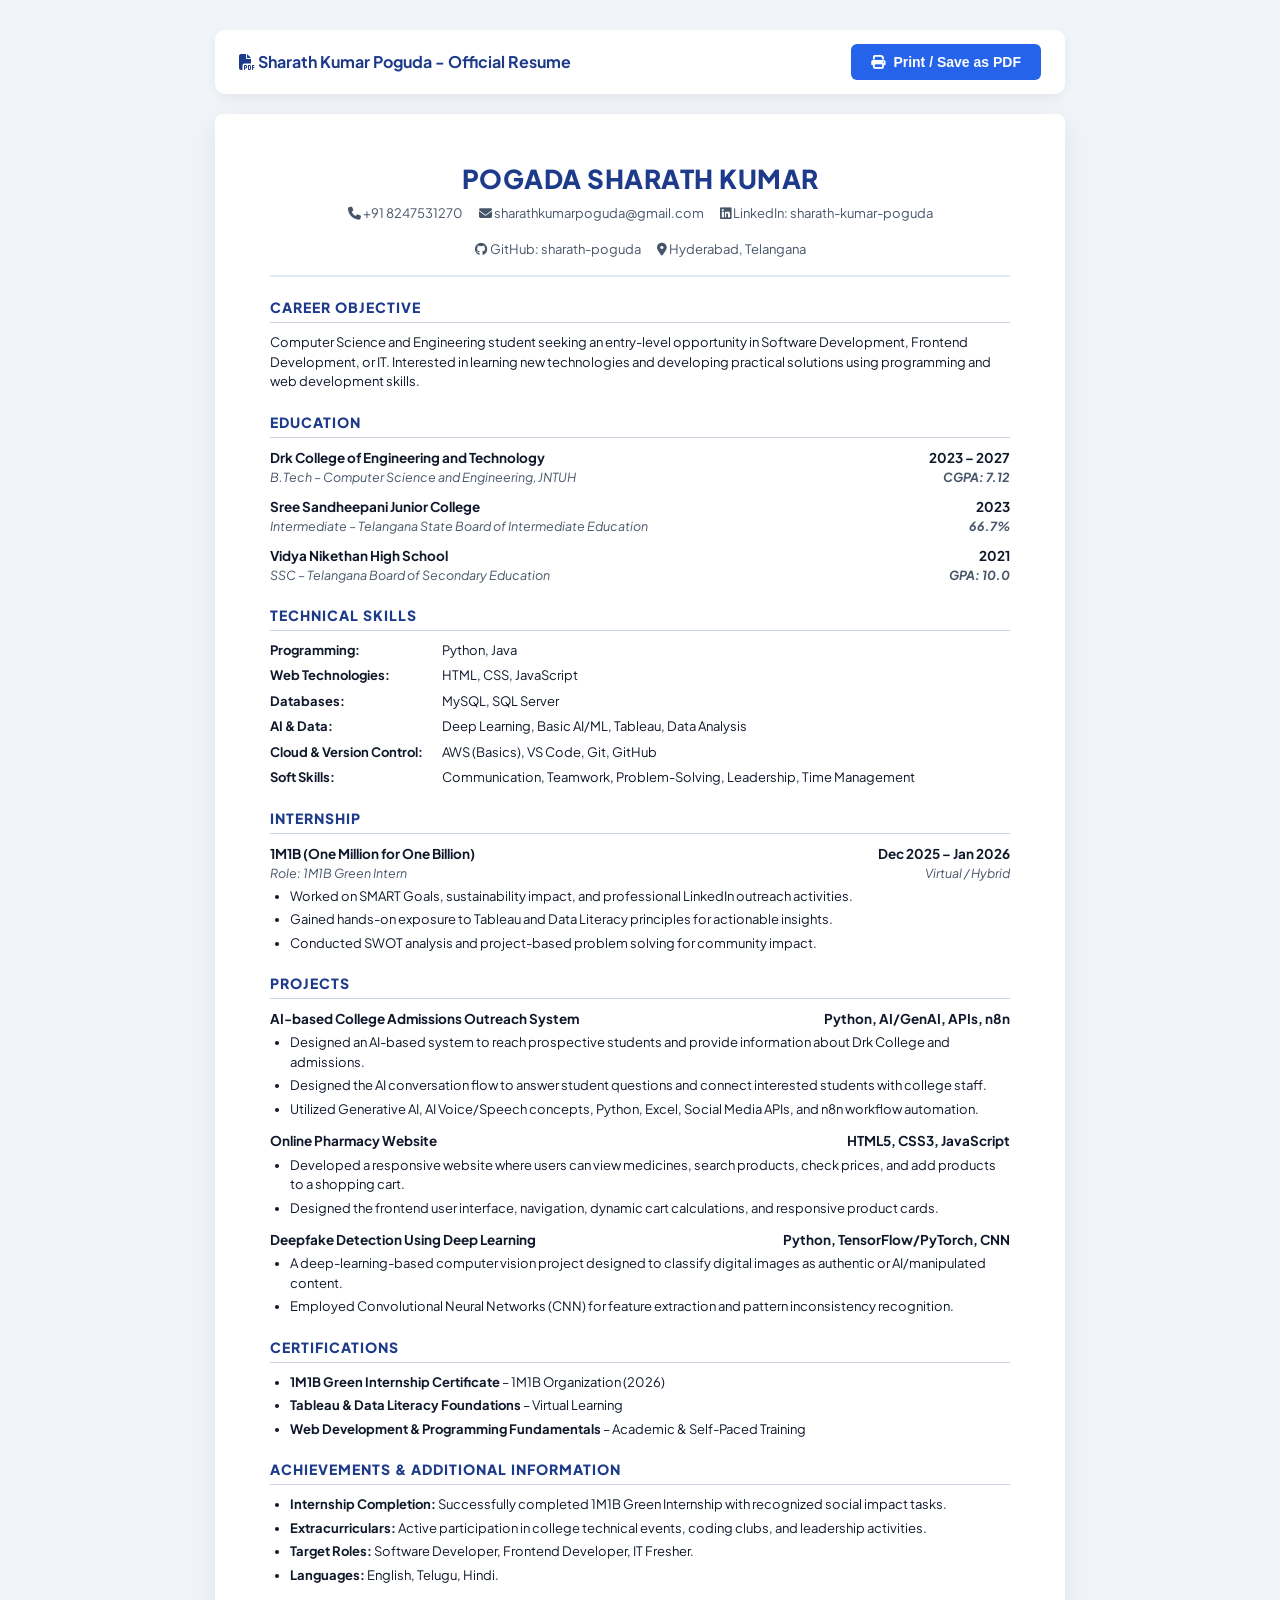
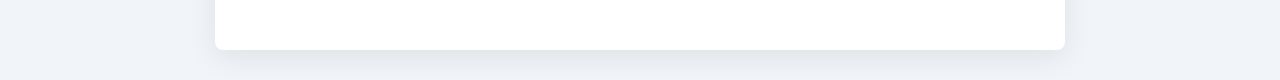
<file: assets/Sharath_Kumar_Poguda_Resume.html>
<!DOCTYPE html>
<html lang="en">
<head>
  <meta charset="UTF-8">
  <meta name="viewport" content="width=device-width, initial-scale=1.0">
  <title>Sharath Kumar Poguda - Resume</title>
  <link rel="preconnect" href="https://fonts.googleapis.com">
  <link rel="preconnect" href="https://fonts.gstatic.com" crossorigin>
  <link href="https://fonts.googleapis.com/css2?family=Plus+Jakarta+Sans:wght@400;500;600;700;800&family=Fira+Code:wght@400;600&display=swap" rel="stylesheet">
  <link rel="stylesheet" href="https://cdnjs.cloudflare.com/ajax/libs/font-awesome/6.5.1/css/all.min.css">
  <style>
    :root {
      --primary: #1e3a8a;
      --secondary: #2563eb;
      --text-dark: #0f172a;
      --text-muted: #475569;
      --border: #e2e8f0;
      --bg: #ffffff;
    }
    * {
      box-sizing: border-box;
      margin: 0;
      padding: 0;
    }
    body {
      font-family: 'Plus Jakarta Sans', sans-serif;
      color: var(--text-dark);
      background: #f1f5f9;
      line-height: 1.5;
      padding: 30px 15px;
    }
    .resume-toolbar {
      max-width: 850px;
      margin: 0 auto 20px auto;
      display: flex;
      justify-content: space-between;
      align-items: center;
      background: #ffffff;
      padding: 14px 24px;
      border-radius: 10px;
      box-shadow: 0 4px 12px rgba(0,0,0,0.06);
    }
    .resume-toolbar h2 {
      font-size: 16px;
      color: var(--primary);
    }
    .btn-print {
      background: var(--secondary);
      color: #fff;
      border: none;
      padding: 10px 20px;
      border-radius: 6px;
      font-weight: 600;
      cursor: pointer;
      display: inline-flex;
      align-items: center;
      gap: 8px;
      font-size: 14px;
      transition: background 0.2s;
    }
    .btn-print:hover {
      background: #1d4ed8;
    }
    .resume-paper {
      max-width: 850px;
      margin: 0 auto;
      background: var(--bg);
      padding: 45px 55px;
      border-radius: 8px;
      box-shadow: 0 8px 30px rgba(0,0,0,0.08);
    }
    header {
      text-align: center;
      border-bottom: 2px solid var(--border);
      padding-bottom: 16px;
      margin-bottom: 20px;
    }
    h1 {
      font-size: 26px;
      font-weight: 800;
      letter-spacing: 0.5px;
      color: var(--primary);
      text-transform: uppercase;
      margin-bottom: 6px;
    }
    .contact-info {
      display: flex;
      justify-content: center;
      flex-wrap: wrap;
      gap: 16px;
      font-size: 13px;
      color: var(--text-muted);
    }
    .contact-info a {
      color: var(--secondary);
      text-decoration: none;
    }
    section {
      margin-bottom: 20px;
    }
    h2.sec-title {
      font-size: 14px;
      text-transform: uppercase;
      letter-spacing: 1px;
      font-weight: 800;
      color: var(--primary);
      border-bottom: 1.5px solid #cbd5e1;
      padding-bottom: 4px;
      margin-bottom: 10px;
    }
    p, li {
      font-size: 13px;
      color: var(--text-dark);
    }
    ul {
      padding-left: 20px;
      margin-top: 4px;
    }
    li {
      margin-bottom: 4px;
    }
    .item-header {
      display: flex;
      justify-content: space-between;
      font-weight: 700;
      font-size: 13.5px;
    }
    .item-sub {
      display: flex;
      justify-content: space-between;
      font-style: italic;
      color: var(--text-muted);
      font-size: 12.5px;
      margin-bottom: 4px;
    }
    .skill-category {
      margin-bottom: 6px;
      font-size: 13px;
    }
    .skill-category strong {
      display: inline-block;
      min-width: 170px;
      color: var(--text-dark);
    }
    @media print {
      body {
        background: #fff;
        padding: 0;
      }
      .resume-toolbar {
        display: none;
      }
      .resume-paper {
        box-shadow: none;
        padding: 20px 25px;
        max-width: 100%;
      }
    }
  </style>
</head>
<body>
  <div class="resume-toolbar">
    <h2><i class="fa-solid fa-file-pdf"></i> Sharath Kumar Poguda - Official Resume</h2>
    <button class="btn-print" onclick="window.print()">
      <i class="fa-solid fa-print"></i> Print / Save as PDF
    </button>
  </div>

  <main class="resume-paper">
    <header>
      <h1>POGADA SHARATH KUMAR</h1>
      <div class="contact-info">
        <span><i class="fa-solid fa-phone"></i> +91 8247531270</span>
        <span><i class="fa-solid fa-envelope"></i> sharathkumarpoguda@gmail.com</span>
        <span><i class="fa-brands fa-linkedin"></i> LinkedIn: sharath-kumar-poguda</span>
        <span><i class="fa-brands fa-github"></i> GitHub: sharath-poguda</span>
        <span><i class="fa-solid fa-location-dot"></i> Hyderabad, Telangana</span>
      </div>
    </header>

    <!-- Career Objective -->
    <section>
      <h2 class="sec-title">Career Objective</h2>
      <p>
        Computer Science and Engineering student seeking an entry-level opportunity in Software Development, Frontend Development, or IT. Interested in learning new technologies and developing practical solutions using programming and web development skills.
      </p>
    </section>

    <!-- Education -->
    <section>
      <h2 class="sec-title">Education</h2>
      <div style="margin-bottom: 10px;">
        <div class="item-header">
          <span>Drk College of Engineering and Technology</span>
          <span>2023 – 2027</span>
        </div>
        <div class="item-sub">
          <span>B.Tech – Computer Science and Engineering, JNTUH</span>
          <span><strong>CGPA: 7.12</strong></span>
        </div>
      </div>

      <div style="margin-bottom: 10px;">
        <div class="item-header">
          <span>Sree Sandheepani Junior College</span>
          <span>2023</span>
        </div>
        <div class="item-sub">
          <span>Intermediate – Telangana State Board of Intermediate Education</span>
          <span><strong>66.7%</strong></span>
        </div>
      </div>

      <div>
        <div class="item-header">
          <span>Vidya Nikethan High School</span>
          <span>2021</span>
        </div>
        <div class="item-sub">
          <span>SSC – Telangana Board of Secondary Education</span>
          <span><strong>GPA: 10.0</strong></span>
        </div>
      </div>
    </section>

    <!-- Technical Skills -->
    <section>
      <h2 class="sec-title">Technical Skills</h2>
      <div class="skill-category"><strong>Programming:</strong> Python, Java</div>
      <div class="skill-category"><strong>Web Technologies:</strong> HTML, CSS, JavaScript</div>
      <div class="skill-category"><strong>Databases:</strong> MySQL, SQL Server</div>
      <div class="skill-category"><strong>AI &amp; Data:</strong> Deep Learning, Basic AI/ML, Tableau, Data Analysis</div>
      <div class="skill-category"><strong>Cloud &amp; Version Control:</strong> AWS (Basics), VS Code, Git, GitHub</div>
      <div class="skill-category"><strong>Soft Skills:</strong> Communication, Teamwork, Problem-Solving, Leadership, Time Management</div>
    </section>

    <!-- Internship -->
    <section>
      <h2 class="sec-title">Internship</h2>
      <div class="item-header">
        <span>1M1B (One Million for One Billion)</span>
        <span>Dec 2025 – Jan 2026</span>
      </div>
      <div class="item-sub">
        <span>Role: 1M1B Green Intern</span>
        <span>Virtual / Hybrid</span>
      </div>
      <ul>
        <li>Worked on SMART Goals, sustainability impact, and professional LinkedIn outreach activities.</li>
        <li>Gained hands-on exposure to Tableau and Data Literacy principles for actionable insights.</li>
        <li>Conducted SWOT analysis and project-based problem solving for community impact.</li>
      </ul>
    </section>

    <!-- Projects -->
    <section>
      <h2 class="sec-title">Projects</h2>
      <div style="margin-bottom: 12px;">
        <div class="item-header">
          <span>AI-based College Admissions Outreach System</span>
          <span>Python, AI/GenAI, APIs, n8n</span>
        </div>
        <ul>
          <li>Designed an AI-based system to reach prospective students and provide information about Drk College and admissions.</li>
          <li>Designed the AI conversation flow to answer student questions and connect interested students with college staff.</li>
          <li>Utilized Generative AI, AI Voice/Speech concepts, Python, Excel, Social Media APIs, and n8n workflow automation.</li>
        </ul>
      </div>

      <div style="margin-bottom: 12px;">
        <div class="item-header">
          <span>Online Pharmacy Website</span>
          <span>HTML5, CSS3, JavaScript</span>
        </div>
        <ul>
          <li>Developed a responsive website where users can view medicines, search products, check prices, and add products to a shopping cart.</li>
          <li>Designed the frontend user interface, navigation, dynamic cart calculations, and responsive product cards.</li>
        </ul>
      </div>

      <div>
        <div class="item-header">
          <span>Deepfake Detection Using Deep Learning</span>
          <span>Python, TensorFlow/PyTorch, CNN</span>
        </div>
        <ul>
          <li>A deep-learning-based computer vision project designed to classify digital images as authentic or AI/manipulated content.</li>
          <li>Employed Convolutional Neural Networks (CNN) for feature extraction and pattern inconsistency recognition.</li>
        </ul>
      </div>
    </section>

    <!-- Certifications -->
    <section>
      <h2 class="sec-title">Certifications</h2>
      <ul>
        <li><strong>1M1B Green Internship Certificate</strong> – 1M1B Organization (2026)</li>
        <li><strong>Tableau &amp; Data Literacy Foundations</strong> – Virtual Learning</li>
        <li><strong>Web Development &amp; Programming Fundamentals</strong> – Academic &amp; Self-Paced Training</li>
      </ul>
    </section>

    <!-- Achievements & Additional Info -->
    <section>
      <h2 class="sec-title">Achievements &amp; Additional Information</h2>
      <ul>
        <li><strong>Internship Completion:</strong> Successfully completed 1M1B Green Internship with recognized social impact tasks.</li>
        <li><strong>Extracurriculars:</strong> Active participation in college technical events, coding clubs, and leadership activities.</li>
        <li><strong>Target Roles:</strong> Software Developer, Frontend Developer, IT Fresher.</li>
        <li><strong>Languages:</strong> English, Telugu, Hindi.</li>
      </ul>
    </section>
  </main>
</body>
</html>
</file>
<file: css/style.css>
/* ==========================================================================
   SHARATH KUMAR POGUDA - PERSONAL PORTFOLIO STYLESHEET
   Ultra-Modern, Dynamic, Animated & Recruiter-Ready Portfolio
   ========================================================================== */

/* --------------------------------------------------------------------------
   1. CSS Custom Properties / Design Tokens
   -------------------------------------------------------------------------- */
:root {
  /* True Pitch Black & Blue Palette (Default Theme) */
  --bg-body: #000000;
  --bg-surface: #0a0a0a;
  --bg-card: rgba(12, 12, 12, 0.88);
  --bg-card-hover: rgba(22, 22, 22, 0.95);
  --bg-alt: #050505;
  --bg-nav: rgba(0, 0, 0, 0.92);

  --text-primary: #f8fafc;
  --text-secondary: #cbd5e1;
  --text-muted: #94a3b8;
  --text-light: #64748b;

  /* Blue Accent Color Palette */
  --primary-blue: #3b82f6;
  --primary-blue-hover: #60a5fa;
  --primary-blue-light: rgba(59, 130, 246, 0.18);
  --primary-blue-glow: rgba(59, 130, 246, 0.45);
  --accent-cyan: #38bdf8;
  --accent-emerald: #10b981;
  --accent-purple: #818cf8;
  --accent-amber: #fbbf24;

  /* Borders & Shadows */
  --border-color: rgba(59, 130, 246, 0.22);
  --border-light: rgba(255, 255, 255, 0.08);
  --shadow-sm: 0 2px 8px rgba(0, 0, 0, 0.5);
  --shadow-md: 0 8px 24px rgba(0, 0, 0, 0.6), 0 0 15px rgba(37, 99, 235, 0.15);
  --shadow-lg: 0 16px 40px rgba(0, 0, 0, 0.7), 0 0 25px rgba(37, 99, 235, 0.22);
  --shadow-xl: 0 28px 65px rgba(0, 0, 0, 0.8), 0 0 35px rgba(37, 99, 235, 0.3);
  --glow-shadow: 0 0 35px rgba(59, 130, 246, 0.4);

  /* Layout & Fonts */
  --font-main: 'Plus Jakarta Sans', -apple-system, BlinkMacSystemFont, 'Segoe UI', Roboto, sans-serif;
  --font-mono: 'Fira Code', monospace;
  --radius-sm: 8px;
  --radius-md: 14px;
  --radius-lg: 20px;
  --radius-full: 9999px;
  --transition-fast: 0.2s cubic-bezier(0.4, 0, 0.2, 1);
  --transition-normal: 0.35s cubic-bezier(0.4, 0, 0.2, 1);
  --transition-bounce: 0.5s cubic-bezier(0.34, 1.56, 0.64, 1);

  --max-width: 1200px;
  --nav-height: 74px;
}

/* Light Theme Overrides (Optional toggle) */
[data-theme="light"] {
  --bg-body: #f8fafc;
  --bg-surface: #ffffff;
  --bg-card: rgba(255, 255, 255, 0.85);
  --bg-card-hover: #f1f5f9;
  --bg-alt: #f1f5f9;
  --bg-nav: rgba(255, 255, 255, 0.85);

  --text-primary: #0f172a;
  --text-secondary: #334155;
  --text-muted: #64748b;
  --text-light: #94a3b8;

  --primary-blue: #2563eb;
  --primary-blue-hover: #1d4ed8;
  --primary-blue-light: #dbeafe;
  --primary-blue-glow: rgba(37, 99, 235, 0.25);
  --accent-cyan: #0284c7;

  --border-color: #e2e8f0;
  --border-light: #f1f5f9;
  --shadow-sm: 0 2px 6px rgba(15, 23, 42, 0.05);
  --shadow-md: 0 6px 18px rgba(15, 23, 42, 0.08);
  --shadow-lg: 0 14px 34px rgba(15, 23, 42, 0.1);
  --shadow-xl: 0 24px 50px rgba(15, 23, 42, 0.14);
  --glow-shadow: 0 0 30px rgba(37, 99, 235, 0.25);
}


/* --------------------------------------------------------------------------
   2. Base & CSS Reset
   -------------------------------------------------------------------------- */
*, *::before, *::after {
  box-sizing: border-box;
  margin: 0;
  padding: 0;
}

html {
  scroll-behavior: smooth;
  scroll-padding-top: calc(var(--nav-height) + 16px);
  font-size: 16px;
  background-color: #000000;
}

body {
  font-family: var(--font-main);
  background-color: #000000;
  color: var(--text-primary);
  line-height: 1.6;
  overflow-x: hidden;
  transition: background-color var(--transition-normal), color var(--transition-normal);
  -webkit-font-smoothing: antialiased;
  position: relative;
}

/* --------------------------------------------------------------------------
   Waving Hand Icon Animation
   -------------------------------------------------------------------------- */
.wave-icon {
  display: inline-block;
  transform-origin: 70% 70%;
  animation: waveHand 2s ease-in-out infinite;
}

@keyframes waveHand {
  0% { transform: rotate(0deg); }
  15% { transform: rotate(14deg); }
  30% { transform: rotate(-8deg); }
  45% { transform: rotate(14deg); }
  60% { transform: rotate(-4deg); }
  75% { transform: rotate(10deg); }
  100% { transform: rotate(0deg); }
}

/* --------------------------------------------------------------------------
   2.1 FULL-PAGE DYNAMIC ANIMATED BACKGROUND LAYER
   -------------------------------------------------------------------------- */
.bg-scene-container {
  position: fixed;
  top: 0;
  left: 0;
  width: 100vw;
  height: 100vh;
  background-color: #000000;
  overflow: hidden;
  pointer-events: none;
  z-index: 0;
}

/* Ambient Moving Aurora Orbs */
.aurora-orb {
  position: absolute;
  border-radius: 50%;
  filter: blur(95px);
  opacity: 0.22;
  will-change: transform;
}

[data-theme="dark"] .aurora-orb {
  opacity: 0.25;
  filter: blur(105px);
}

.aurora-orb-1 {
  width: 650px;
  height: 650px;
  top: -100px;
  left: -80px;
  background: radial-gradient(circle, #2563eb 0%, #0ea5e9 40%, #0369a1 65%, transparent 78%);
  animation: floatOrb1 18s ease-in-out infinite alternate;
}

.aurora-orb-2 {
  width: 700px;
  height: 700px;
  top: 15%;
  right: -150px;
  background: radial-gradient(circle, #1d4ed8 0%, #3b82f6 40%, #1e3a8a 68%, transparent 80%);
  animation: floatOrb2 22s ease-in-out infinite alternate;
}

.aurora-orb-3 {
  width: 600px;
  height: 600px;
  bottom: 5%;
  left: 5%;
  background: radial-gradient(circle, #0284c7 0%, #38bdf8 45%, #0c4a6e 70%, transparent 80%);
  animation: floatOrb3 20s ease-in-out infinite alternate;
}

.aurora-orb-4 {
  width: 580px;
  height: 580px;
  bottom: -120px;
  right: 10%;
  background: radial-gradient(circle, #1e40af 0%, #2563eb 45%, #050811 75%, transparent 80%);
  animation: floatOrb4 24s ease-in-out infinite alternate;
}

@keyframes floatOrb1 {
  0% { transform: translate(0, 0) scale(1); }
  50% { transform: translate(160px, 90px) scale(1.15) rotate(25deg); }
  100% { transform: translate(60px, 180px) scale(0.92) rotate(-15deg); }
}

@keyframes floatOrb2 {
  0% { transform: translate(0, 0) scale(1); }
  50% { transform: translate(-140px, 120px) scale(1.2) rotate(-30deg); }
  100% { transform: translate(-70px, -60px) scale(0.95) rotate(20deg); }
}

@keyframes floatOrb3 {
  0% { transform: translate(0, 0) scale(1); }
  50% { transform: translate(120px, -110px) scale(1.1) rotate(15deg); }
  100% { transform: translate(-50px, 80px) scale(0.9) rotate(-20deg); }
}

@keyframes floatOrb4 {
  0% { transform: translate(0, 0) scale(1); }
  50% { transform: translate(-130px, -90px) scale(1.18) rotate(35deg); }
  100% { transform: translate(90px, -140px) scale(0.88) rotate(-15deg); }
}

/* Cyber Tech Dot Grid Overlay */
.cyber-grid-overlay {
  position: absolute;
  top: 0;
  left: 0;
  width: 100%;
  height: 100%;
  background-image: radial-gradient(rgba(37, 99, 235, 0.14) 1.25px, transparent 1.25px);
  background-size: 32px 32px;
  opacity: 0.75;
  animation: gridDrift 45s linear infinite;
}

[data-theme="dark"] .cyber-grid-overlay {
  background-image: radial-gradient(rgba(56, 189, 248, 0.18) 1.25px, transparent 1.25px);
  opacity: 0.85;
}

@keyframes gridDrift {
  0% { background-position: 0 0; }
  100% { background-position: 320px 320px; }
}

/* Animated Shooting Light Streaks */
.shooting-star-layer {
  position: absolute;
  top: 0;
  left: 0;
  width: 100%;
  height: 100%;
  overflow: hidden;
}

.star-streak {
  position: absolute;
  height: 2px;
  background: linear-gradient(90deg, transparent, rgba(56, 189, 248, 0.9), transparent);
  border-radius: 999px;
  filter: drop-shadow(0 0 6px rgba(56, 189, 248, 0.8));
  opacity: 0;
  animation: shootStreak 9s cubic-bezier(0.4, 0, 0.2, 1) infinite;
}

.star-streak-1 {
  top: 18%;
  left: -20%;
  width: 220px;
  transform: rotate(-25deg);
  animation-delay: 1.5s;
}

.star-streak-2 {
  top: 55%;
  right: -20%;
  width: 260px;
  transform: rotate(155deg);
  animation-delay: 5s;
}

.star-streak-3 {
  top: 82%;
  left: -15%;
  width: 190px;
  transform: rotate(-35deg);
  animation-delay: 8.5s;
}

@keyframes shootStreak {
  0% { transform: translateX(0) translateY(0) rotate(-25deg); opacity: 0; }
  15% { opacity: 1; }
  35% { transform: translateX(110vw) translateY(45vh) rotate(-25deg); opacity: 0; }
  100% { opacity: 0; }
}

/* Ambient Canvas */
.ambient-canvas {
  position: absolute;
  top: 0;
  left: 0;
  width: 100%;
  height: 100%;
  pointer-events: none;
}


img, svg {
  display: block;
  max-width: 100%;
}

a {
  color: inherit;
  text-decoration: none;
  transition: color var(--transition-fast);
}

ul {
  list-style: none;
}

button {
  font-family: inherit;
  cursor: pointer;
  border: none;
  background: none;
}

/* --------------------------------------------------------------------------
   3. Common Container & Layout Utilities
   -------------------------------------------------------------------------- */
.container {
  width: 100%;
  max-width: var(--max-width);
  margin-left: auto;
  margin-right: auto;
  padding-left: 24px;
  padding-right: 24px;
}

.section {
  padding: 95px 0;
  position: relative;
  z-index: 1;
}

.section-alt {
  background-color: rgba(5, 5, 5, 0.85);
  backdrop-filter: blur(14px);
  -webkit-backdrop-filter: blur(14px);
}

[data-theme="light"] .section-alt {
  background-color: rgba(241, 245, 249, 0.55);
  backdrop-filter: blur(12px);
  -webkit-backdrop-filter: blur(12px);
}

/* Glassmorphism Surface for Cards across the page (Black & Blue Theme Default) */
.about-text-content,
.quick-info-card,
.education-card,
.skill-category-card,
.project-card,
.internship-card,
.cert-card,
.achieve-card,
.contact-card,
.contact-form-box,
.resume-box {
  background-color: rgba(12, 12, 12, 0.88) !important;
  backdrop-filter: blur(18px);
  -webkit-backdrop-filter: blur(18px);
  border: 1.5px solid rgba(59, 130, 246, 0.22) !important;
  box-shadow: 0 10px 30px rgba(0, 0, 0, 0.85), 0 0 15px rgba(37, 99, 235, 0.1);
}

.about-text-content:hover,
.quick-info-card:hover,
.education-card:hover,
.skill-category-card:hover,
.project-card:hover,
.internship-card:hover,
.cert-card:hover,
.achieve-card:hover,
.contact-card:hover,
.contact-form-box:hover,
.resume-box:hover {
  border-color: rgba(56, 189, 248, 0.55) !important;
  box-shadow: 0 16px 45px rgba(0, 0, 0, 0.75), 0 0 25px rgba(56, 189, 248, 0.28) !important;
}

[data-theme="light"] .about-text-content,
[data-theme="light"] .quick-info-card,
[data-theme="light"] .education-card,
[data-theme="light"] .skill-category-card,
[data-theme="light"] .project-card,
[data-theme="light"] .internship-card,
[data-theme="light"] .cert-card,
[data-theme="light"] .achieve-card,
[data-theme="light"] .contact-card,
[data-theme="light"] .contact-form-box,
[data-theme="light"] .resume-box {
  background-color: rgba(255, 255, 255, 0.85) !important;
  backdrop-filter: blur(16px);
  -webkit-backdrop-filter: blur(16px);
  border: 1.5px solid rgba(226, 232, 240, 0.85) !important;
  box-shadow: 0 4px 18px rgba(15, 23, 42, 0.08);
}


/* Section Headers */
.section-header {
  text-align: center;
  max-width: 720px;
  margin: 0 auto 60px auto;
}

.section-tag {
  display: inline-flex;
  align-items: center;
  gap: 8px;
  background: linear-gradient(135deg, var(--primary-blue-light), rgba(14, 165, 233, 0.15));
  color: var(--primary-blue);
  font-size: 13px;
  font-weight: 700;
  text-transform: uppercase;
  letter-spacing: 1px;
  padding: 6px 16px;
  border-radius: var(--radius-full);
  margin-bottom: 14px;
  border: 1px solid var(--border-color);
  box-shadow: var(--shadow-sm);
  transition: transform var(--transition-fast);
}

.section-tag:hover {
  transform: scale(1.04);
}

.section-title {
  font-size: 36px;
  font-weight: 800;
  color: var(--text-primary);
  letter-spacing: -0.6px;
  margin-bottom: 12px;
}

.section-subtitle {
  font-size: 16px;
  color: var(--text-muted);
  line-height: 1.65;
}

/* Scroll-triggered reveal animation */
[data-reveal] {
  opacity: 0;
  transform: translateY(32px);
  transition: opacity 0.65s cubic-bezier(0.16, 1, 0.3, 1), transform 0.65s cubic-bezier(0.16, 1, 0.3, 1);
}

[data-reveal].revealed {
  opacity: 1;
  transform: translateY(0);
}

/* Buttons */
.btn {
  display: inline-flex;
  align-items: center;
  justify-content: center;
  gap: 10px;
  font-size: 14.5px;
  font-weight: 600;
  padding: 13px 26px;
  border-radius: var(--radius-sm);
  transition: all var(--transition-fast);
  text-decoration: none;
  white-space: nowrap;
  position: relative;
  overflow: hidden;
}

.btn::before {
  content: '';
  position: absolute;
  top: 0;
  left: -100%;
  width: 100%;
  height: 100%;
  background: linear-gradient(90deg, transparent, rgba(255,255,255,0.25), transparent);
  transition: left 0.6s ease;
}

.btn:hover::before {
  left: 100%;
}

.btn-primary {
  background: linear-gradient(135deg, var(--primary-blue), #1d4ed8);
  color: #ffffff;
  box-shadow: 0 4px 18px var(--primary-blue-glow);
}

.btn-primary:hover {
  transform: translateY(-3px) scale(1.02);
  box-shadow: 0 8px 24px var(--primary-blue-glow);
  color: #ffffff;
}

.btn-secondary {
  background-color: var(--bg-surface);
  color: var(--text-primary);
  border: 1.5px solid var(--border-color);
  box-shadow: var(--shadow-sm);
}

.btn-secondary:hover {
  border-color: var(--primary-blue);
  color: var(--primary-blue);
  transform: translateY(-3px);
  background-color: var(--bg-card-hover);
  box-shadow: var(--shadow-md);
}

.btn-outline {
  border: 1.5px solid var(--primary-blue);
  color: var(--primary-blue);
  background: transparent;
}

.btn-outline:hover {
  background: var(--primary-blue);
  color: #ffffff;
  transform: translateY(-3px);
  box-shadow: 0 4px 16px var(--primary-blue-glow);
}

.btn-sm {
  padding: 8px 18px;
  font-size: 13.5px;
  border-radius: 6px;
}

/* --------------------------------------------------------------------------
   4. Sticky Navigation Bar
   -------------------------------------------------------------------------- */
.navbar {
  position: fixed;
  top: 0;
  left: 0;
  right: 0;
  height: var(--nav-height);
  background-color: var(--bg-nav);
  backdrop-filter: blur(14px);
  -webkit-backdrop-filter: blur(14px);
  z-index: 1000;
  border-bottom: 1px solid var(--border-color);
  transition: all var(--transition-fast);
}

.navbar.scrolled {
  height: 64px;
  box-shadow: var(--shadow-md);
  border-bottom-color: rgba(37, 99, 235, 0.2);
}

.nav-container {
  display: flex;
  align-items: center;
  justify-content: space-between;
  height: 100%;
}

.brand-logo {
  display: flex;
  align-items: center;
  gap: 8px;
  font-size: 21px;
  font-weight: 800;
  color: var(--text-primary);
  letter-spacing: -0.5px;
  transition: transform var(--transition-fast);
}

.brand-logo:hover {
  transform: scale(1.03);
}

.brand-logo .code-bracket {
  color: var(--primary-blue);
  font-family: var(--font-mono);
  font-size: 24px;
}

.nav-links {
  display: flex;
  align-items: center;
  gap: 26px;
}

.nav-link {
  font-size: 14.5px;
  font-weight: 600;
  color: var(--text-secondary);
  position: relative;
  padding: 6px 0;
  transition: color var(--transition-fast);
}

.nav-link:hover,
.nav-link.active {
  color: var(--primary-blue);
}

.nav-link.active::after {
  content: '';
  position: absolute;
  bottom: 0;
  left: 0;
  width: 100%;
  height: 2.5px;
  background: linear-gradient(90deg, var(--primary-blue), var(--accent-cyan));
  border-radius: var(--radius-full);
}

.nav-actions {
  display: flex;
  align-items: center;
  gap: 14px;
}

.theme-toggle-btn {
  width: 42px;
  height: 42px;
  border-radius: var(--radius-full);
  display: flex;
  align-items: center;
  justify-content: center;
  color: var(--text-secondary);
  border: 1.5px solid var(--border-color);
  background-color: var(--bg-surface);
  transition: all var(--transition-fast);
  font-size: 16px;
  box-shadow: var(--shadow-sm);
}

.theme-toggle-btn:hover {
  color: var(--primary-blue);
  border-color: var(--primary-blue);
  transform: rotate(25deg);
  background-color: var(--bg-card-hover);
}

.theme-toggle-btn .fa-sun {
  display: none;
}

[data-theme="dark"] .theme-toggle-btn .fa-moon {
  display: none;
}

[data-theme="dark"] .theme-toggle-btn .fa-sun {
  display: inline-block;
  color: #f59e0b;
}

.hamburger-btn {
  display: none;
  width: 42px;
  height: 42px;
  border-radius: 8px;
  color: var(--text-primary);
  border: 1px solid var(--border-color);
  background-color: var(--bg-surface);
  font-size: 18px;
  align-items: center;
  justify-content: center;
}

/* --------------------------------------------------------------------------
   5. Hero Section with Moving Canvas & Floating Tech Icons
   -------------------------------------------------------------------------- */
.hero-section {
  padding-top: calc(var(--nav-height) + 40px);
  padding-bottom: 75px;
  position: relative;
  overflow: hidden;
  min-height: 90vh;
  display: flex;
  flex-direction: column;
  justify-content: center;
}

.hero-bg-glow,
.hero-bg-glow-2 {
  display: none !important;
}

.hero-grid {
  display: grid;
  grid-template-columns: 1fr 360px;
  align-items: flex-start;
  gap: 40px;
  position: relative;
  z-index: 2;
  margin-bottom: 20px;
}

/* --------------------------------------------------------------------------
   TECH STACK STRIP AT BOTTOM OF HERO (Matching User Reference Image)
   -------------------------------------------------------------------------- */
.hero-tech-stack {
  margin-top: 55px;
  width: 100%;
  position: relative;
  z-index: 3;
}

.tech-stack-header {
  text-align: center;
  margin-bottom: 28px;
}

.tech-stack-title {
  font-size: 28px;
  font-weight: 800;
  color: #ffffff;
  letter-spacing: 2px;
  text-transform: uppercase;
  margin-bottom: 8px;
  text-shadow: 0 2px 12px rgba(0, 0, 0, 0.6);
}

.tech-stack-subtitle {
  font-size: 12.5px;
  font-weight: 700;
  color: #94a3b8;
  letter-spacing: 2.5px;
  text-transform: uppercase;
}

.tech-stack-grid {
  display: flex;
  flex-wrap: wrap;
  justify-content: center;
  align-items: center;
  gap: 16px;
  max-width: 1200px;
  margin: 0 auto;
}

.tech-box {
  width: 105px;
  height: 105px;
  background-color: #0b0b0b;
  border-radius: 20px;
  border: 1.5px solid rgba(255, 255, 255, 0.09);
  box-shadow: 0 10px 25px rgba(0, 0, 0, 0.75);
  display: flex;
  flex-direction: column;
  align-items: center;
  justify-content: center;
  gap: 8px;
  cursor: pointer;
  transition: all 0.35s cubic-bezier(0.34, 1.56, 0.64, 1);
  position: relative;
  overflow: hidden;
}

.tech-box::before {
  content: '';
  position: absolute;
  top: 0;
  left: 0;
  right: 0;
  bottom: 0;
  background: radial-gradient(circle at center, rgba(56, 189, 248, 0.15) 0%, transparent 70%);
  opacity: 0;
  transition: opacity 0.3s ease;
}

.tech-box:hover {
  transform: translateY(-8px) scale(1.06);
  border-color: #38bdf8;
  box-shadow: 0 16px 35px rgba(0, 0, 0, 0.85), 0 0 22px rgba(56, 189, 248, 0.35);
  background-color: #141414;
}

.tech-box:hover::before {
  opacity: 1;
}

.tech-box-icon {
  font-size: 38px;
  line-height: 1;
  transition: transform 0.3s cubic-bezier(0.34, 1.56, 0.64, 1);
}

.tech-box:hover .tech-box-icon {
  transform: scale(1.15);
}

/* Specific Tech Brand Colors */
.tech-icon-python { color: #38bdf8; }
.tech-icon-js { color: #f7df1e; }
.tech-icon-html { color: #e34f26; }
.tech-icon-css { color: #1572b6; }
.tech-icon-java { color: #f89820; }
.tech-icon-sql { color: #00758f; }
.tech-icon-git { color: #f05032; }
.tech-icon-tableau { color: #e97627; }
.tech-icon-ai { color: #a855f7; }
.tech-icon-aws { color: #ff9900; }

.tech-box-label {
  font-size: 11px;
  font-weight: 700;
  letter-spacing: 1px;
  color: #94a3b8;
  text-transform: uppercase;
  font-family: var(--font-main);
  transition: color 0.2s ease;
}

.tech-box:hover .tech-box-label {
  color: #ffffff;
}

@media (max-width: 768px) {
  .tech-box {
    width: 90px;
    height: 90px;
    border-radius: 16px;
  }
  .tech-box-icon {
    font-size: 30px;
  }
  .tech-box-label {
    font-size: 10px;
  }
}

/* Keyframe Animations for Floating Motion */
@keyframes floatUpAndDown {
  0%, 100% {
    transform: translateY(0px) rotate(0deg);
  }
  50% {
    transform: translateY(-24px) rotate(8deg);
  }
}

@keyframes floatDrift {
  0%, 100% {
    transform: translate(0px, 0px) rotate(0deg);
  }
  33% {
    transform: translate(16px, -20px) rotate(-6deg);
  }
  66% {
    transform: translate(-14px, -12px) rotate(6deg);
  }
}

@keyframes floatBob {
  0%, 100% {
    transform: translateY(0) scale(1);
  }
  50% {
    transform: translateY(-18px) scale(1.08);
  }
}

@keyframes pulseGlowRing {
  0% {
    transform: scale(0.95);
    opacity: 0.6;
  }
  100% {
    transform: scale(1.1);
    opacity: 1;
  }
}

/* Hero Content */
.status-badge {
  display: inline-flex;
  align-items: center;
  gap: 10px;
  background-color: rgba(16, 185, 129, 0.1);
  color: var(--accent-emerald);
  border: 1px solid rgba(16, 185, 129, 0.3);
  padding: 7px 16px;
  border-radius: var(--radius-full);
  font-size: 13.5px;
  font-weight: 700;
  margin-bottom: 20px;
  backdrop-filter: blur(8px);
}

.pulse-dot {
  width: 9px;
  height: 9px;
  background-color: var(--accent-emerald);
  border-radius: 50%;
  box-shadow: 0 0 0 0 rgba(16, 185, 129, 0.6);
  animation: pulseAnimation 2s infinite;
}

@keyframes pulseAnimation {
  0% { transform: scale(0.95); box-shadow: 0 0 0 0 rgba(16, 185, 129, 0.7); }
  70% { transform: scale(1); box-shadow: 0 0 0 12px rgba(16, 185, 129, 0); }
  100% { transform: scale(0.95); box-shadow: 0 0 0 0 rgba(16, 185, 129, 0); }
}

.hero-greeting {
  font-size: 19px;
  font-weight: 700;
  color: var(--primary-blue);
  margin-bottom: 6px;
  letter-spacing: 0.5px;
}

.hero-name {
  font-size: 48px;
  font-weight: 800;
  color: var(--text-primary);
  line-height: 1.15;
  letter-spacing: -1.2px;
  margin-bottom: 14px;
  background: linear-gradient(135deg, var(--text-primary) 0%, var(--primary-blue) 100%);
  -webkit-background-clip: text;
  -webkit-text-fill-color: transparent;
}

/* Dynamic Animated Typewriter Title */
.hero-title {
  font-size: 22px;
  font-weight: 700;
  color: var(--text-secondary);
  line-height: 1.4;
  margin-bottom: 18px;
  min-height: 34px;
}

.typewriter-wrapper {
  display: inline-block;
}

.typewriter-text {
  color: var(--primary-blue);
  font-weight: 800;
  border-bottom: 2px solid var(--primary-blue);
  padding-bottom: 2px;
}

.typewriter-cursor {
  display: inline-block;
  color: var(--primary-blue);
  font-weight: 300;
  animation: blinkCursor 0.9s infinite;
}

@keyframes blinkCursor {
  0%, 100% { opacity: 1; }
  50% { opacity: 0; }
}

.hero-intro {
  font-size: 16.5px;
  color: var(--text-secondary);
  line-height: 1.75;
  margin-bottom: 28px;
  max-width: 630px;
}

/* Key Highlights Chips */
.hero-chips {
  display: flex;
  flex-wrap: wrap;
  gap: 12px;
  margin-bottom: 32px;
}

.chip-item {
  display: inline-flex;
  align-items: center;
  gap: 8px;
  background-color: var(--bg-surface);
  border: 1.5px solid var(--border-color);
  padding: 7px 16px;
  border-radius: var(--radius-full);
  font-size: 13px;
  font-weight: 600;
  color: var(--text-secondary);
  box-shadow: var(--shadow-sm);
  transition: all var(--transition-fast);
}

.chip-item:hover {
  border-color: var(--primary-blue);
  transform: translateY(-2px);
  box-shadow: var(--shadow-md);
}

.chip-item i {
  color: var(--primary-blue);
}

/* Hero CTA Button Group */
.hero-buttons {
  display: flex;
  flex-wrap: wrap;
  align-items: center;
  gap: 14px;
  margin-bottom: 32px;
}

/* Hero Social Links */
.hero-socials {
  display: flex;
  align-items: center;
  gap: 12px;
}

.hero-socials span {
  font-size: 13.5px;
  color: var(--text-muted);
  font-weight: 600;
}

.social-icon-btn {
  width: 42px;
  height: 42px;
  border-radius: var(--radius-full);
  background-color: var(--bg-surface);
  border: 1.5px solid var(--border-color);
  display: flex;
  align-items: center;
  justify-content: center;
  color: var(--text-secondary);
  font-size: 17px;
  transition: all var(--transition-fast);
  box-shadow: var(--shadow-sm);
}

.social-icon-btn:hover {
  background: linear-gradient(135deg, var(--primary-blue), #1d4ed8);
  color: #ffffff;
  border-color: var(--primary-blue);
  transform: translateY(-4px) scale(1.08);
  box-shadow: 0 6px 16px var(--primary-blue-glow);
}

/* --------------------------------------------------------------------------
   6. Hero Photo Card with Dual Orbiting Glowing Rings & Badges
/* Hero Content and Photo Visibility Guarantees */
.hero-text-content {
  opacity: 1 !important;
  transform: none !important;
  visibility: visible !important;
}

.hero-visual-card {
  position: relative;
  display: flex;
  justify-content: center;
  align-items: flex-start;
  align-self: flex-start;
  padding-top: 10px;
  opacity: 1 !important;
  transform: none !important;
  visibility: visible !important;
}

.photo-card-container {
  position: relative;
  width: 340px;
  height: 340px;
  max-width: 100%;
  display: flex;
  justify-content: center;
  align-items: center;
}

/* Static Cyber Neon Ring */
.photo-static-ring {
  position: absolute;
  top: 50%;
  left: 50%;
  transform: translate(-50%, -50%);
  width: 332px;
  height: 332px;
  border-radius: 50%;
  border: 2px solid rgba(56, 189, 248, 0.35);
  box-shadow: 0 0 25px rgba(56, 189, 248, 0.22);
  pointer-events: none;
  z-index: 1;
}

/* Original Circular Photo Wrapper */
.photo-inner-wrapper {
  position: relative;
  width: 310px;
  height: 310px;
  border-radius: 50%;
  overflow: hidden;
  background-color: #080808;
  z-index: 2;
  box-shadow: 0 16px 45px rgba(0, 0, 0, 0.95), 0 0 25px rgba(37, 99, 235, 0.2);
  border: 3.5px solid var(--accent-cyan);
  cursor: pointer;
  transition: transform 0.4s cubic-bezier(0.34, 1.56, 0.64, 1), box-shadow 0.4s ease, border-color 0.4s ease;
}

.photo-inner-wrapper:hover {
  transform: scale(1.04);
  border-color: #60a5fa;
  box-shadow: 0 20px 50px rgba(0, 0, 0, 0.95), 0 0 35px rgba(56, 189, 248, 0.5);
}

.hero-profile-photo {
  width: 100%;
  height: 100%;
  object-fit: cover;
  object-position: center top;
  transition: transform 0.5s ease, filter 0.5s ease;
  filter: contrast(1.04) brightness(1.02);
}

.photo-inner-wrapper:hover .hero-profile-photo {
  transform: scale(1.06);
}

/* Laser Scanner Beam on Click */
.photo-scan-beam {
  position: absolute;
  top: -10px;
  left: 0;
  width: 100%;
  height: 4px;
  background: linear-gradient(90deg, transparent, #38bdf8, #ffffff, #38bdf8, transparent);
  box-shadow: 0 0 18px #38bdf8, 0 0 32px #38bdf8;
  opacity: 0;
  z-index: 10;
  pointer-events: none;
}

.photo-scan-beam.scanning {
  animation: photoLaserScan 0.8s ease-in-out forwards;
}

@keyframes photoLaserScan {
  0% { top: 0%; opacity: 0; }
  15% { opacity: 1; }
  85% { opacity: 1; }
  100% { top: 100%; opacity: 0; }
}

/* Live Status Pill below circular photo */
.photo-status-badge {
  position: absolute;
  bottom: -10px;
  left: 50%;
  transform: translateX(-50%);
  display: inline-flex;
  align-items: center;
  gap: 7px;
  padding: 6px 16px;
  background: rgba(0, 0, 0, 0.88);
  border: 1px solid rgba(56, 189, 248, 0.45);
  backdrop-filter: blur(12px);
  -webkit-backdrop-filter: blur(12px);
  border-radius: var(--radius-full);
  font-family: var(--font-mono);
  font-size: 11px;
  font-weight: 700;
  letter-spacing: 1px;
  color: #38bdf8;
  box-shadow: 0 6px 18px rgba(0, 0, 0, 0.7);
  pointer-events: none;
  z-index: 5;
  white-space: nowrap;
}



/* --------------------------------------------------------------------------
   7. About Me Section
   -------------------------------------------------------------------------- */
.about-grid {
  display: grid;
  grid-template-columns: 1.15fr 0.85fr;
  gap: 40px;
  align-items: start;
}

.about-text-content {
  background-color: var(--bg-surface);
  border: 1px solid var(--border-color);
  padding: 38px;
  border-radius: var(--radius-lg);
  box-shadow: var(--shadow-sm);
  transition: all var(--transition-fast);
}

.about-text-content:hover {
  box-shadow: var(--shadow-md);
  border-color: rgba(37, 99, 235, 0.3);
}

.about-intro-highlight {
  font-size: 18px;
  font-weight: 600;
  color: var(--text-primary);
  line-height: 1.65;
  margin-bottom: 20px;
  border-left: 4px solid var(--primary-blue);
  padding-left: 18px;
}

.about-bio-text {
  font-size: 15.5px;
  color: var(--text-secondary);
  line-height: 1.75;
  margin-bottom: 24px;
}

/* Core Traits Grid */
.core-traits-grid {
  display: grid;
  grid-template-columns: repeat(2, 1fr);
  gap: 16px;
  margin-top: 24px;
}

.trait-card {
  display: flex;
  align-items: flex-start;
  gap: 14px;
  background-color: var(--bg-alt);
  padding: 16px;
  border-radius: var(--radius-md);
  border: 1px solid var(--border-color);
  transition: all var(--transition-fast);
}

.trait-card:hover {
  transform: translateY(-3px);
  border-color: var(--primary-blue);
  background-color: var(--bg-surface);
  box-shadow: var(--shadow-sm);
}

.trait-icon {
  width: 40px;
  height: 40px;
  border-radius: 10px;
  background-color: var(--primary-blue-light);
  color: var(--primary-blue);
  display: flex;
  align-items: center;
  justify-content: center;
  font-size: 18px;
  flex-shrink: 0;
}

.trait-info h4 {
  font-size: 14.5px;
  font-weight: 700;
  color: var(--text-primary);
  margin-bottom: 4px;
}

.trait-info p {
  font-size: 12.5px;
  color: var(--text-muted);
  line-height: 1.45;
}

/* Quick Info Sidebar Card */
.quick-info-card {
  background-color: var(--bg-surface);
  border: 1px solid var(--border-color);
  padding: 30px;
  border-radius: var(--radius-lg);
  box-shadow: var(--shadow-sm);
  transition: all var(--transition-fast);
}

/* Quick Info Photo Header */
.about-photo-header {
  display: flex;
  align-items: center;
  gap: 15px;
  padding-bottom: 18px;
  margin-bottom: 20px;
  border-bottom: 1px solid var(--border-color);
}

.about-photo-wrapper {
  width: 68px;
  height: 68px;
  border-radius: 50%;
  overflow: hidden;
  border: 2.5px solid var(--accent-cyan);
  box-shadow: 0 0 15px rgba(56, 189, 248, 0.35);
  flex-shrink: 0;
  background-color: #080808;
}

.about-photo-img {
  width: 100%;
  height: 100%;
  object-fit: cover;
  object-position: center top;
}

.about-photo-name {
  font-size: 15px;
  font-weight: 800;
  color: var(--text-primary);
  margin-bottom: 4px;
  letter-spacing: -0.2px;
}

.about-photo-role {
  font-size: 12px;
  color: var(--accent-cyan);
  font-weight: 600;
  font-family: var(--font-mono);
}

.quick-info-card:hover {
  box-shadow: var(--shadow-md);
  border-color: rgba(37, 99, 235, 0.3);
}

.quick-info-card h3 {
  font-size: 18px;
  font-weight: 800;
  color: var(--text-primary);
  margin-bottom: 22px;
  padding-bottom: 12px;
  border-bottom: 1px solid var(--border-color);
  display: flex;
  align-items: center;
  gap: 10px;
}

.quick-info-card h3 i {
  color: var(--primary-blue);
}

.info-list {
  display: flex;
  flex-direction: column;
  gap: 16px;
}

.info-item {
  display: flex;
  align-items: flex-start;
  gap: 14px;
}

.info-item-icon {
  width: 34px;
  height: 34px;
  border-radius: 8px;
  background-color: var(--bg-alt);
  color: var(--primary-blue);
  display: flex;
  align-items: center;
  justify-content: center;
  font-size: 14px;
  flex-shrink: 0;
  margin-top: 2px;
}

.info-details {
  display: flex;
  flex-direction: column;
}

.info-label {
  font-size: 12px;
  font-weight: 600;
  color: var(--text-muted);
  text-transform: uppercase;
  letter-spacing: 0.5px;
}

.info-value {
  font-size: 14.5px;
  font-weight: 600;
  color: var(--text-primary);
  word-break: break-word;
}

/* --------------------------------------------------------------------------
   8. Education Section
   -------------------------------------------------------------------------- */
.education-timeline {
  position: relative;
  max-width: 860px;
  margin: 0 auto;
}

.education-timeline::before {
  content: '';
  position: absolute;
  top: 15px;
  bottom: 15px;
  left: 24px;
  width: 3px;
  background: linear-gradient(180deg, var(--primary-blue) 0%, var(--accent-cyan) 60%, var(--border-color) 100%);
  border-radius: var(--radius-full);
}

.timeline-item {
  position: relative;
  padding-left: 68px;
  margin-bottom: 38px;
}

.timeline-item:last-child {
  margin-bottom: 0;
}

.timeline-marker {
  position: absolute;
  left: 11px;
  top: 4px;
  width: 29px;
  height: 29px;
  border-radius: 50%;
  background-color: var(--bg-surface);
  border: 3.5px solid var(--primary-blue);
  box-shadow: 0 0 0 5px var(--primary-blue-light);
  display: flex;
  align-items: center;
  justify-content: center;
  font-size: 11px;
  color: var(--primary-blue);
  z-index: 2;
  transition: all var(--transition-fast);
}

.timeline-item:hover .timeline-marker {
  transform: scale(1.2);
  border-color: var(--accent-cyan);
}

.education-card {
  background-color: var(--bg-surface);
  border: 1px solid var(--border-color);
  padding: 28px 30px;
  border-radius: var(--radius-md);
  box-shadow: var(--shadow-sm);
  transition: all var(--transition-fast);
}

.education-card:hover {
  border-color: var(--primary-blue);
  transform: translateY(-4px);
  box-shadow: var(--shadow-md);
}

.edu-header {
  display: flex;
  justify-content: space-between;
  align-items: flex-start;
  flex-wrap: wrap;
  gap: 10px;
  margin-bottom: 8px;
}

.edu-institution {
  font-size: 18.5px;
  font-weight: 800;
  color: var(--text-primary);
}

.edu-duration {
  background-color: var(--primary-blue-light);
  color: var(--primary-blue);
  font-size: 12.5px;
  font-weight: 700;
  padding: 4px 14px;
  border-radius: var(--radius-full);
  display: inline-flex;
  align-items: center;
  gap: 6px;
}

.edu-degree {
  font-size: 15px;
  font-weight: 600;
  color: var(--text-secondary);
  margin-bottom: 12px;
}

.edu-score-pill {
  display: inline-flex;
  align-items: center;
  gap: 8px;
  background-color: rgba(37, 99, 235, 0.08);
  border: 1px solid rgba(37, 99, 235, 0.2);
  padding: 7px 16px;
  border-radius: var(--radius-sm);
  font-size: 13.5px;
  font-weight: 700;
  color: var(--primary-blue);
}

.edu-score-pill.highlight {
  background-color: rgba(16, 185, 129, 0.1);
  border-color: rgba(16, 185, 129, 0.3);
  color: var(--accent-emerald);
}

/* --------------------------------------------------------------------------
   9. Skills Section with Animated Progress Bars
   -------------------------------------------------------------------------- */
.skills-grid {
  display: grid;
  grid-template-columns: repeat(auto-fit, minmax(340px, 1fr));
  gap: 26px;
}

.skill-category-card {
  background-color: var(--bg-surface);
  border: 1px solid var(--border-color);
  padding: 30px;
  border-radius: var(--radius-lg);
  box-shadow: var(--shadow-sm);
  transition: all var(--transition-fast);
}

.skill-category-card:hover {
  transform: translateY(-5px);
  box-shadow: var(--shadow-lg);
  border-color: var(--primary-blue);
}

.category-header {
  display: flex;
  align-items: center;
  gap: 14px;
  margin-bottom: 24px;
  padding-bottom: 16px;
  border-bottom: 1px solid var(--border-color);
}

.category-icon {
  width: 46px;
  height: 46px;
  border-radius: 12px;
  background: var(--primary-blue-light);
  color: var(--primary-blue);
  display: flex;
  align-items: center;
  justify-content: center;
  font-size: 20px;
  transition: transform var(--transition-bounce);
}

.skill-category-card:hover .category-icon {
  transform: scale(1.1) rotate(6deg);
}

.category-title {
  font-size: 17.5px;
  font-weight: 800;
  color: var(--text-primary);
}

.category-desc {
  font-size: 12.5px;
  color: var(--text-muted);
}

.skills-list {
  display: flex;
  flex-direction: column;
  gap: 18px;
}

.skill-item {
  display: flex;
  flex-direction: column;
  gap: 7px;
}

.skill-meta {
  display: flex;
  justify-content: space-between;
  align-items: center;
  font-size: 14px;
  font-weight: 600;
}

.skill-name {
  display: flex;
  align-items: center;
  gap: 8px;
  color: var(--text-primary);
}

.skill-name i {
  color: var(--primary-blue);
  font-size: 16px;
}

/* Level Badges */
.level-badge {
  font-size: 11px;
  font-weight: 700;
  text-transform: uppercase;
  letter-spacing: 0.5px;
  padding: 3px 10px;
  border-radius: var(--radius-full);
}

.level-intermediate {
  background-color: var(--primary-blue-light);
  color: var(--primary-blue);
}

.level-beginner {
  background-color: rgba(245, 158, 11, 0.12);
  color: #d97706;
}

/* Progress track with animated shimmer */
.skill-bar-track {
  height: 7px;
  background-color: var(--bg-alt);
  border-radius: var(--radius-full);
  overflow: hidden;
  position: relative;
}

.skill-bar-fill {
  height: 100%;
  border-radius: var(--radius-full);
  background: linear-gradient(90deg, var(--primary-blue), var(--accent-cyan));
  width: 0%;
  transition: width 1.2s cubic-bezier(0.16, 1, 0.3, 1);
  position: relative;
}

.skill-bar-fill::after {
  content: '';
  position: absolute;
  top: 0;
  left: 0;
  bottom: 0;
  right: 0;
  background: linear-gradient(90deg, rgba(255,255,255,0) 0%, rgba(255,255,255,0.4) 50%, rgba(255,255,255,0) 100%);
  background-size: 200% 100%;
  animation: shimmerBar 2.5s infinite;
}

@keyframes shimmerBar {
  0% { transform: translateX(-100%); }
  100% { transform: translateX(100%); }
}

/* Soft Skills Tag Cloud */
.soft-skills-tags {
  display: flex;
  flex-wrap: wrap;
  gap: 10px;
}

.soft-skill-tag {
  background-color: var(--bg-alt);
  color: var(--text-secondary);
  border: 1px solid var(--border-color);
  padding: 9px 16px;
  border-radius: var(--radius-full);
  font-size: 13px;
  font-weight: 600;
  display: inline-flex;
  align-items: center;
  gap: 8px;
  transition: all var(--transition-fast);
}

.soft-skill-tag:hover {
  background-color: var(--primary-blue-light);
  color: var(--primary-blue);
  border-color: var(--primary-blue);
  transform: translateY(-2px);
}

/* --------------------------------------------------------------------------
   10. Projects Section
   -------------------------------------------------------------------------- */
.project-filters {
  display: flex;
  justify-content: center;
  flex-wrap: wrap;
  gap: 12px;
  margin-bottom: 45px;
}

.filter-btn {
  padding: 9px 22px;
  font-size: 14px;
  font-weight: 600;
  color: var(--text-secondary);
  border-radius: var(--radius-full);
  border: 1.5px solid var(--border-color);
  background-color: var(--bg-surface);
  transition: all var(--transition-fast);
}

.filter-btn:hover,
.filter-btn.active {
  background: linear-gradient(135deg, var(--primary-blue), #1d4ed8);
  color: #ffffff;
  border-color: var(--primary-blue);
  box-shadow: 0 4px 14px var(--primary-blue-glow);
  transform: translateY(-2px);
}

.projects-grid {
  display: grid;
  grid-template-columns: repeat(auto-fit, minmax(350px, 1fr));
  gap: 34px;
}

.project-card {
  background-color: var(--bg-surface);
  border: 1px solid var(--border-color);
  border-radius: var(--radius-lg);
  overflow: hidden;
  box-shadow: var(--shadow-sm);
  display: flex;
  flex-direction: column;
  transition: all var(--transition-normal);
  transform-style: preserve-3d;
}

.project-card:hover {
  transform: translateY(-8px);
  box-shadow: var(--shadow-xl);
  border-color: var(--primary-blue);
}

.project-image-box {
  position: relative;
  width: 100%;
  height: 230px;
  background-color: #0f172a;
  overflow: hidden;
}

.project-image-box img {
  width: 100%;
  height: 100%;
  object-fit: cover;
  transition: transform 0.6s cubic-bezier(0.16, 1, 0.3, 1);
}

.project-card:hover .project-image-box img {
  transform: scale(1.06);
}

.project-badge-overlay {
  position: absolute;
  top: 14px;
  right: 14px;
  background: rgba(15, 23, 42, 0.85);
  color: #ffffff;
  padding: 5px 14px;
  border-radius: var(--radius-full);
  font-size: 11.5px;
  font-weight: 700;
  backdrop-filter: blur(8px);
  border: 1px solid rgba(255,255,255,0.18);
}

.project-content {
  padding: 28px;
  display: flex;
  flex-direction: column;
  flex-grow: 1;
}

.project-title {
  font-size: 20px;
  font-weight: 800;
  color: var(--text-primary);
  margin-bottom: 12px;
  line-height: 1.35;
}

.project-desc {
  font-size: 14px;
  color: var(--text-secondary);
  line-height: 1.65;
  margin-bottom: 20px;
}

.project-features-list {
  margin-bottom: 20px;
  padding-left: 0;
}

.project-features-list li {
  font-size: 13px;
  color: var(--text-muted);
  margin-bottom: 7px;
  display: flex;
  align-items: flex-start;
  gap: 8px;
}

.project-features-list li i {
  color: var(--primary-blue);
  font-size: 12px;
  margin-top: 4px;
}

.project-tech-tags {
  display: flex;
  flex-wrap: wrap;
  gap: 8px;
  margin-bottom: 24px;
}

.tech-tag {
  background-color: var(--bg-alt);
  color: var(--primary-blue);
  border: 1px solid var(--border-color);
  font-family: var(--font-mono);
  font-size: 11.5px;
  font-weight: 600;
  padding: 4px 10px;
  border-radius: 6px;
  transition: transform var(--transition-fast);
}

.tech-tag:hover {
  transform: translateY(-2px);
  border-color: var(--primary-blue);
}

.project-actions {
  display: flex;
  gap: 12px;
  margin-top: auto;
  padding-top: 18px;
  border-top: 1px solid var(--border-color);
}

/* --------------------------------------------------------------------------
   11. Internship Experience Section
   -------------------------------------------------------------------------- */
.internship-wrapper {
  max-width: 960px;
  margin: 0 auto;
}

.internship-card {
  background-color: var(--bg-surface);
  border: 1px solid var(--border-color);
  border-radius: var(--radius-lg);
  overflow: hidden;
  box-shadow: var(--shadow-md);
  display: grid;
  grid-template-columns: 1fr 1.3fr;
  transition: all var(--transition-normal);
}

.internship-card:hover {
  transform: translateY(-5px);
  box-shadow: var(--shadow-xl);
  border-color: var(--accent-emerald);
}

.internship-banner {
  background: linear-gradient(135deg, #064e3b 0%, #0f172a 100%);
  display: flex;
  align-items: center;
  justify-content: center;
  padding: 24px;
}

.internship-banner img {
  width: 100%;
  height: auto;
  border-radius: var(--radius-md);
  box-shadow: 0 10px 25px rgba(0,0,0,0.3);
}

.internship-details {
  padding: 38px;
  display: flex;
  flex-direction: column;
}

.intern-header {
  display: flex;
  justify-content: space-between;
  align-items: flex-start;
  flex-wrap: wrap;
  gap: 10px;
  margin-bottom: 6px;
}

.intern-company {
  font-size: 22px;
  font-weight: 800;
  color: var(--text-primary);
}

.intern-badge {
  background-color: rgba(16, 185, 129, 0.12);
  color: var(--accent-emerald);
  border: 1px solid rgba(16, 185, 129, 0.3);
  font-size: 12px;
  font-weight: 700;
  padding: 4px 12px;
  border-radius: var(--radius-full);
}

.intern-role {
  font-size: 16px;
  font-weight: 700;
  color: var(--primary-blue);
  margin-bottom: 4px;
}

.intern-duration {
  font-size: 13px;
  color: var(--text-muted);
  display: flex;
  align-items: center;
  gap: 6px;
  margin-bottom: 20px;
}

.intern-bullets {
  display: flex;
  flex-direction: column;
  gap: 11px;
  margin-bottom: 24px;
}

.intern-bullets li {
  font-size: 14px;
  color: var(--text-secondary);
  display: flex;
  align-items: flex-start;
  gap: 10px;
  line-height: 1.5;
}

.intern-bullets li i {
  color: var(--accent-emerald);
  font-size: 14px;
  margin-top: 3px;
}

.intern-key-skills {
  display: flex;
  flex-wrap: wrap;
  gap: 8px;
  margin-top: auto;
}

.intern-skill-pill {
  background-color: var(--bg-alt);
  color: var(--text-primary);
  border: 1px solid var(--border-color);
  font-size: 12px;
  font-weight: 600;
  padding: 5px 14px;
  border-radius: var(--radius-full);
}

/* --------------------------------------------------------------------------
   12. Certifications & Achievements Section
   -------------------------------------------------------------------------- */
.cert-achieve-grid {
  display: grid;
  grid-template-columns: 1.1fr 0.9fr;
  gap: 34px;
}

.cert-column h3,
.achieve-column h3 {
  font-size: 20px;
  font-weight: 800;
  color: var(--text-primary);
  margin-bottom: 22px;
  display: flex;
  align-items: center;
  gap: 10px;
}

.cert-column h3 i {
  color: var(--primary-blue);
}

.achieve-column h3 i {
  color: #f59e0b;
}

.cert-cards-list,
.achieve-cards-list {
  display: flex;
  flex-direction: column;
  gap: 16px;
}

.cert-card,
.achieve-card {
  background-color: var(--bg-surface);
  border: 1px solid var(--border-color);
  padding: 22px;
  border-radius: var(--radius-md);
  box-shadow: var(--shadow-sm);
  display: flex;
  align-items: flex-start;
  gap: 18px;
  transition: all var(--transition-fast);
}

.cert-card:hover {
  border-color: var(--primary-blue);
  transform: translateY(-3px);
  box-shadow: var(--shadow-md);
}

.achieve-card:hover {
  border-color: #f59e0b;
  transform: translateY(-3px);
  box-shadow: var(--shadow-md);
}

.cert-icon {
  width: 46px;
  height: 46px;
  border-radius: 12px;
  background-color: var(--primary-blue-light);
  color: var(--primary-blue);
  display: flex;
  align-items: center;
  justify-content: center;
  font-size: 20px;
  flex-shrink: 0;
}

.achieve-icon {
  width: 46px;
  height: 46px;
  border-radius: 12px;
  background-color: rgba(245, 158, 11, 0.15);
  color: #d97706;
  display: flex;
  align-items: center;
  justify-content: center;
  font-size: 20px;
  flex-shrink: 0;
}

.cert-info h4,
.achieve-info h4 {
  font-size: 15px;
  font-weight: 700;
  color: var(--text-primary);
  margin-bottom: 4px;
}

.cert-info p,
.achieve-info p {
  font-size: 13px;
  color: var(--text-muted);
}

.cert-status {
  display: inline-flex;
  align-items: center;
  gap: 6px;
  font-size: 11.5px;
  font-weight: 700;
  color: var(--accent-emerald);
  margin-top: 6px;
}

/* --------------------------------------------------------------------------
   13. Resume Section
   -------------------------------------------------------------------------- */
.resume-box {
  background: var(--bg-surface);
  border: 1.5px solid var(--border-color);
  border-radius: var(--radius-lg);
  padding: 50px 30px;
  max-width: 900px;
  margin: 0 auto;
  box-shadow: var(--shadow-lg);
  text-align: center;
  position: relative;
  overflow: hidden;
}

.resume-box::before {
  content: '';
  position: absolute;
  top: 0;
  left: 0;
  right: 0;
  height: 5px;
  background: linear-gradient(90deg, var(--primary-blue), #06b6d4, #a855f7);
}

.resume-box-icon {
  width: 68px;
  height: 68px;
  border-radius: 50%;
  background: var(--primary-blue-light);
  color: var(--primary-blue);
  display: flex;
  align-items: center;
  justify-content: center;
  font-size: 30px;
  margin: 0 auto 22px auto;
  animation: floatBob 5s ease-in-out infinite;
}

.resume-box h3 {
  font-size: 26px;
  font-weight: 800;
  color: var(--text-primary);
  margin-bottom: 12px;
}

.resume-box p {
  font-size: 15.5px;
  color: var(--text-secondary);
  max-width: 620px;
  margin: 0 auto 28px auto;
}

.resume-cta-group {
  display: flex;
  justify-content: center;
  flex-wrap: wrap;
  gap: 16px;
}

/* --------------------------------------------------------------------------
   14. Contact Section
   -------------------------------------------------------------------------- */
.contact-grid {
  display: grid;
  grid-template-columns: 0.9fr 1.1fr;
  gap: 42px;
  align-items: start;
}

.contact-info-col {
  display: flex;
  flex-direction: column;
  gap: 20px;
}

.contact-card {
  background-color: var(--bg-surface);
  border: 1px solid var(--border-color);
  padding: 24px;
  border-radius: var(--radius-md);
  box-shadow: var(--shadow-sm);
  display: flex;
  align-items: center;
  gap: 18px;
  transition: all var(--transition-fast);
}

.contact-card:hover {
  border-color: var(--primary-blue);
  transform: translateY(-3px);
  box-shadow: var(--shadow-md);
}

.contact-card-icon {
  width: 52px;
  height: 52px;
  border-radius: 12px;
  background-color: var(--primary-blue-light);
  color: var(--primary-blue);
  display: flex;
  align-items: center;
  justify-content: center;
  font-size: 20px;
  flex-shrink: 0;
}

.contact-card-details h4 {
  font-size: 13px;
  font-weight: 700;
  color: var(--text-muted);
  text-transform: uppercase;
  letter-spacing: 0.5px;
  margin-bottom: 4px;
}

.contact-card-details a,
.contact-card-details span {
  font-size: 15px;
  font-weight: 600;
  color: var(--text-primary);
}

.contact-card-details a:hover {
  color: var(--primary-blue);
}

/* Contact Form */
.contact-form-box {
  background-color: var(--bg-surface);
  border: 1px solid var(--border-color);
  padding: 38px;
  border-radius: var(--radius-lg);
  box-shadow: var(--shadow-md);
}

.contact-form-box h3 {
  font-size: 22px;
  font-weight: 800;
  color: var(--text-primary);
  margin-bottom: 6px;
}

.contact-form-box p {
  font-size: 14px;
  color: var(--text-muted);
  margin-bottom: 24px;
}

.contact-form {
  display: flex;
  flex-direction: column;
  gap: 18px;
}

.form-group {
  display: flex;
  flex-direction: column;
  gap: 6px;
}

.form-group label {
  font-size: 13px;
  font-weight: 700;
  color: var(--text-secondary);
}

.form-input,
.form-textarea {
  width: 100%;
  padding: 13px 18px;
  font-size: 14.5px;
  font-family: inherit;
  color: var(--text-primary);
  background-color: var(--bg-alt);
  border: 1.5px solid var(--border-color);
  border-radius: var(--radius-sm);
  outline: none;
  transition: all var(--transition-fast);
}

.form-textarea {
  min-height: 125px;
  resize: vertical;
}

.form-input:focus,
.form-textarea:focus {
  border-color: var(--primary-blue);
  background-color: var(--bg-surface);
  box-shadow: 0 0 0 3px var(--primary-blue-light);
}

/* --------------------------------------------------------------------------
   15. Footer
   -------------------------------------------------------------------------- */
.footer {
  background-color: var(--bg-surface);
  border-top: 1px solid var(--border-color);
  padding: 55px 0 32px 0;
  transition: background-color var(--transition-normal);
}

.footer-top {
  display: flex;
  justify-content: space-between;
  align-items: center;
  flex-wrap: wrap;
  gap: 24px;
  padding-bottom: 30px;
  border-bottom: 1px solid var(--border-color);
}

.footer-brand {
  max-width: 400px;
}

.footer-brand .brand-logo {
  margin-bottom: 8px;
}

.footer-brand p {
  font-size: 13.5px;
  color: var(--text-muted);
  line-height: 1.5;
}

.footer-nav {
  display: flex;
  flex-wrap: wrap;
  gap: 22px;
}

.footer-nav a {
  font-size: 14px;
  font-weight: 600;
  color: var(--text-secondary);
}

.footer-nav a:hover {
  color: var(--primary-blue);
}

.footer-bottom {
  display: flex;
  justify-content: space-between;
  align-items: center;
  flex-wrap: wrap;
  gap: 16px;
  padding-top: 24px;
}

.footer-copyright {
  font-size: 13.5px;
  color: var(--text-muted);
}

.footer-social-links {
  display: flex;
  align-items: center;
  gap: 12px;
}

/* Back to Top Floating Button */
.back-to-top-btn {
  position: fixed;
  bottom: 30px;
  right: 30px;
  width: 46px;
  height: 46px;
  border-radius: 50%;
  background: linear-gradient(135deg, var(--primary-blue), #1d4ed8);
  color: #ffffff;
  display: flex;
  align-items: center;
  justify-content: center;
  font-size: 17px;
  box-shadow: 0 6px 18px var(--primary-blue-glow);
  opacity: 0;
  visibility: hidden;
  transition: all var(--transition-fast);
  z-index: 990;
}

.back-to-top-btn.visible {
  opacity: 1;
  visibility: visible;
}

.back-to-top-btn:hover {
  transform: translateY(-4px) scale(1.08);
}

/* --------------------------------------------------------------------------
   16. Toast Notification System
   -------------------------------------------------------------------------- */
.toast-container {
  position: fixed;
  bottom: 30px;
  left: 50%;
  transform: translateX(-50%);
  z-index: 2000;
  display: flex;
  flex-direction: column;
  gap: 10px;
  pointer-events: none;
}

.toast {
  background-color: #0f172a;
  color: #ffffff;
  padding: 14px 24px;
  border-radius: var(--radius-md);
  box-shadow: 0 12px 30px rgba(0,0,0,0.35);
  display: flex;
  align-items: center;
  gap: 12px;
  font-size: 14px;
  font-weight: 600;
  pointer-events: auto;
  opacity: 0;
  transform: translateY(20px);
  transition: all 0.3s cubic-bezier(0.4, 0, 0.2, 1);
  border: 1px solid rgba(255,255,255,0.12);
}

.toast.show {
  opacity: 1;
  transform: translateY(0);
}

.toast i {
  color: #10b981;
  font-size: 18px;
}

/* --------------------------------------------------------------------------
   17. Resume Modal
   -------------------------------------------------------------------------- */
.modal-overlay {
  position: fixed;
  top: 0;
  left: 0;
  right: 0;
  bottom: 0;
  background-color: rgba(0, 0, 0, 0.88);
  backdrop-filter: blur(12px);
  -webkit-backdrop-filter: blur(12px);
  z-index: 2500;
  display: flex;
  align-items: center;
  justify-content: center;
  padding: 20px;
  opacity: 0;
  visibility: hidden;
  transition: all var(--transition-fast);
}

.modal-overlay.open {
  opacity: 1;
  visibility: visible;
}

.modal-container {
  background-color: var(--bg-surface);
  border: 1px solid var(--border-color);
  border-radius: var(--radius-lg);
  width: 100%;
  max-width: 920px;
  max-height: 90vh;
  display: flex;
  flex-direction: column;
  box-shadow: var(--shadow-xl);
  overflow: hidden;
  transform: scale(0.95);
  transition: transform var(--transition-fast);
}

.modal-overlay.open .modal-container {
  transform: scale(1);
}

.modal-header {
  padding: 18px 24px;
  border-bottom: 1px solid var(--border-color);
  display: flex;
  justify-content: space-between;
  align-items: center;
}

.modal-header h3 {
  font-size: 18px;
  font-weight: 800;
  color: var(--text-primary);
  display: flex;
  align-items: center;
  gap: 10px;
}

.modal-close-btn {
  width: 36px;
  height: 36px;
  border-radius: 50%;
  display: flex;
  align-items: center;
  justify-content: center;
  color: var(--text-muted);
  font-size: 18px;
  transition: all var(--transition-fast);
}

.modal-close-btn:hover {
  background-color: var(--bg-alt);
  color: var(--text-primary);
}

.modal-body {
  padding: 0;
  overflow: hidden;
  height: 65vh;
}

.modal-body iframe {
  width: 100%;
  height: 100%;
  border: none;
}

.modal-footer {
  padding: 14px 24px;
  border-top: 1px solid var(--border-color);
  display: flex;
  justify-content: flex-end;
  gap: 12px;
}

/* --------------------------------------------------------------------------
   18. Responsive Design (Mobile / Tablet Media Queries)
   -------------------------------------------------------------------------- */
@media (max-width: 992px) {
  .hero-grid {
    grid-template-columns: 1fr 310px;
    align-items: flex-start;
    gap: 28px;
  }

  .photo-card-container {
    width: 290px;
    height: 290px;
  }

  .photo-static-ring {
    width: 282px;
    height: 282px;
  }

  .photo-inner-wrapper {
    width: 265px;
    height: 265px;
  }

  .about-grid {
    grid-template-columns: 1fr;
  }

  .internship-card {
    grid-template-columns: 1fr;
  }

  .cert-achieve-grid {
    grid-template-columns: 1fr;
  }

  .contact-grid {
    grid-template-columns: 1fr;
  }
}

@media (max-width: 768px) {
  :root {
    --nav-height: 64px;
  }

  .section {
    padding: 65px 0;
  }

  .hero-grid {
    grid-template-columns: 1fr;
    text-align: center;
    gap: 32px;
  }

  .hero-visual-card {
    order: -1;
    margin-bottom: 10px;
    justify-content: center;
  }

  .hero-intro {
    margin-left: auto;
    margin-right: auto;
  }

  .hero-chips,
  .hero-buttons,
  .hero-socials {
    justify-content: center;
  }

  .hero-name {
    font-size: 36px;
  }

  .hero-title {
    font-size: 19px;
  }

  .section-title {
    font-size: 28px;
  }

  .hamburger-btn {
    display: flex;
  }

  .nav-links {
    position: fixed;
    top: var(--nav-height);
    left: 0;
    right: 0;
    background-color: var(--bg-surface);
    border-bottom: 1px solid var(--border-color);
    flex-direction: column;
    padding: 24px;
    gap: 16px;
    box-shadow: var(--shadow-lg);
    transform: translateY(-150%);
    opacity: 0;
    visibility: hidden;
    transition: all 0.3s ease;
  }

  .nav-links.open {
    transform: translateY(0);
    opacity: 1;
    visibility: visible;
  }

  .core-traits-grid {
    grid-template-columns: 1fr;
  }

  .projects-grid {
    grid-template-columns: 1fr;
  }

  .photo-card-container {
    width: 300px;
    height: 320px;
  }
}

@media (max-width: 480px) {
  .hero-name {
    font-size: 29px;
  }

  .hero-buttons {
    flex-direction: column;
    width: 100%;
  }

  .hero-buttons .btn {
    width: 100%;
  }

  .timeline-item {
    padding-left: 45px;
  }

  .education-timeline::before {
    left: 14px;
  }

  .timeline-marker {
    left: 2px;
  }

  .photo-card-container {
    width: 270px;
    height: 290px;
  }
}
</file>
